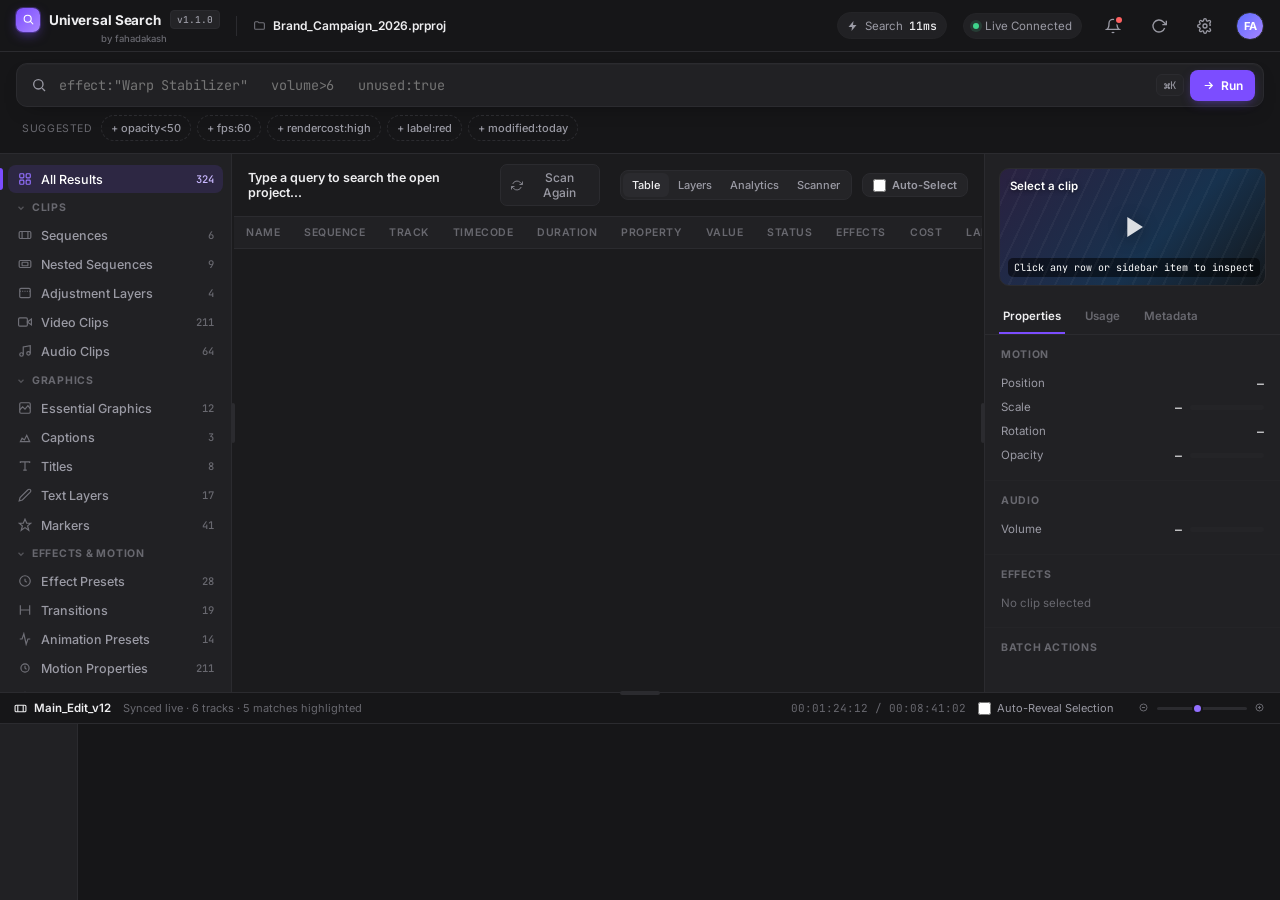
<file: index.html>
<!DOCTYPE html>
<html lang="en">

<head>
  <meta charset="UTF-8" />
  <title>Universal Search — Premiere Pro</title>
  <meta name="viewport" content="width=device-width, initial-scale=1" />
  <link rel="preconnect" href="https://fonts.googleapis.com">
  <link rel="preconnect" href="https://fonts.gstatic.com" crossorigin>
  <link
    href="https://fonts.googleapis.com/css2?family=Inter:wght@400;500;600;700;800&family=JetBrains+Mono:wght@400;500;600&display=swap"
    rel="stylesheet">
  <link rel="stylesheet" href="css/style.css">
</head>

<body>
  <div class="app">

    <!-- ===================== TOP BAR ===================== -->
    <header class="topbar">
      <div class="brand" style="display: flex; flex-direction: column; gap: 1px;">
        <div style="display: flex; align-items: center; gap: 9px;">
          <div class="brand-mark">
            <svg viewBox="0 0 24 24" fill="none">
              <circle cx="10.5" cy="10.5" r="6.5" stroke="white" stroke-width="2" />
              <path d="M20 20L15.2 15.2" stroke="white" stroke-width="2" stroke-linecap="round" />
            </svg>
          </div>
          <span class="brand-name">Universal Search</span>
          <span class="brand-ver"
            style="font-size: 9.5px; padding: 2px 6px; background: var(--border-soft); border: 1px solid var(--border); border-radius: 4px; color: var(--text-2); font-family: var(--font-mono); font-weight: 500;">v1.1.0</span>
        </div>
        <span style="font-size: 9.5px; color: var(--text-3); padding-left: 33px; font-weight: 500;">by fahadakash</span>
      </div>
      <div class="topbar-divider"></div>
      <div class="project-chip">
        <svg width="13" height="13" viewBox="0 0 24 24" fill="none" stroke="currentColor" stroke-width="2">
          <path d="M3 7a2 2 0 0 1 2-2h4l2 2h8a2 2 0 0 1 2 2v8a2 2 0 0 1-2 2H5a2 2 0 0 1-2-2V7z" />
        </svg>
        <b>Brand_Campaign_2026.prproj</b>
      </div>

      <div class="topbar-spacer"></div>

      <div class="stat-pill speed">
        <svg width="12" height="12" viewBox="0 0 24 24" fill="currentColor">
          <path d="M13 2L3 14h7l-1 8 10-12h-7l1-8z" />
        </svg>
        Search <b>11ms</b>
      </div>
      <div id="live-indicator" class="stat-pill">
        <span class="dot"></span> Live Connected
      </div>
      <!-- <div class="ws-switch">
        Editorial
        <svg width="11" height="11" viewBox="0 0 24 24" fill="none" stroke="currentColor" stroke-width="2.5">
          <path d="M6 9l6 6 6-6" />
        </svg>
      </div> -->


      <button id="help-toggle" class="icon-btn" title="Help"><svg width="16" height="16" viewBox="0 0 24 24" fill="none"
          stroke="currentColor" stroke-width="2">
          <path d="M18 8a6 6 0 10-12 0c0 7-3 9-3 9h18s-3-2-3-9" />
          <path d="M13.7 21a2 2 0 01-3.4 0" />
        </svg><span class="badge"></span></button>
      <button id="refresh-btn" class="icon-btn" title="Force Rescan"><svg width="16" height="16" viewBox="0 0 24 24"
          fill="none" stroke="currentColor" stroke-width="2">
          <path d="M23 4v6h-6" />
          <path d="M20.49 15a9 9 0 1 1-2.12-9.36L23 10" />
        </svg></button>
      <button class="icon-btn" title="Settings"><svg width="16" height="16" viewBox="0 0 24 24" fill="none"
          stroke="currentColor" stroke-width="2">
          <circle cx="12" cy="12" r="3" />
          <path
            d="M19.4 15a1.65 1.65 0 00.33 1.82l.06.06a2 2 0 11-2.83 2.83l-.06-.06a1.65 1.65 0 00-1.82-.33 1.65 1.65 0 00-1 1.51V21a2 2 0 01-4 0v-.09A1.65 1.65 0 009 19.4a1.65 1.65 0 00-1.82.33l-.06.06a2 2 0 11-2.83-2.83l.06-.06A1.65 1.65 0 004.6 15a1.65 1.65 0 00-1.51-1H3a2 2 0 010-4h.09A1.65 1.65 0 004.6 9a1.65 1.65 0 00-.33-1.82l-.06-.06a2 2 0 112.83-2.83l.06.06A1.65 1.65 0 009 4.6a1.65 1.65 0 001-1.51V3a2 2 0 014 0v.09a1.65 1.65 0 001 1.51 1.65 1.65 0 001.82-.33l.06-.06a2 2 0 112.83 2.83l-.06.06A1.65 1.65 0 0019.4 9c.14.36.22.75.22 1.15V10.85c.36 0 .75.08 1.15.22" />
        </svg></button>
      <div class="avatar">FA</div>
    </header>

    <!-- ===================== SEARCH BAND ===================== -->
    <div class="searchband">
      <div class="searchbar">
        <svg class="search-icon" width="16" height="16" viewBox="0 0 24 24" fill="none" stroke="currentColor"
          stroke-width="2">
          <circle cx="11" cy="11" r="7" />
          <path d="M21 21l-4.3-4.3" />
        </svg>
        <input id="query" type="text" class="query-display"
          placeholder="effect:&quot;Warp Stabilizer&quot;   volume>6   unused:true"
          style="background:transparent; border:none; color:var(--text-1); outline:none; font-family:var(--font-mono); font-size:13.5px;"
          autocomplete="off" spellcheck="false" />
        <div class="searchbar-actions">
          <span class="kbd">⌘K</span>
          <button class="btn-ai-run">
            <svg width="13" height="13" viewBox="0 0 24 24" fill="none" stroke="currentColor" stroke-width="2.2">
              <path d="M5 12h14M13 6l6 6-6 6" />
            </svg>
            Run
          </button>
        </div>
      </div>
      <!-- Custom Autocomplete Dropdown -->
      <div id="suggestions-box" class="hidden"></div>

      <div class="chip-row">
        <span class="label" id="active-label" style="display:none;">Active</span>
        <span id="active-chips-container"></span>
        <span class="sep" id="active-sep" style="display:none;"></span>
        <span class="label">Suggested</span>
        <span class="chip ghost">+ opacity&lt;50</span>
        <span class="chip ghost">+ fps:60</span>
        <span class="chip ghost">+ rendercost:high</span>
        <span class="chip ghost">+ label:red</span>
        <span class="chip ghost">+ modified:today</span>
      </div>
    </div>

    <!-- ===================== BODY ===================== -->
    <div class="body">

      <!-- SIDEBAR -->
      <aside class="sidebar">
        <div class="nav-item active">
          <svg width="14" height="14" viewBox="0 0 24 24" fill="none" stroke="currentColor" stroke-width="2">
            <rect x="3" y="3" width="7" height="7" rx="1.5" />
            <rect x="14" y="3" width="7" height="7" rx="1.5" />
            <rect x="3" y="14" width="7" height="7" rx="1.5" />
            <rect x="14" y="14" width="7" height="7" rx="1.5" />
          </svg>
          All Results <span class="cnt">324</span>
        </div>

        <div class="sec">
          <div class="sec-head" onclick="this.parentElement.classList.toggle('collapsed')">
            <svg class="chev" width="10" height="10" viewBox="0 0 24 24" fill="none" stroke="currentColor"
              stroke-width="3">
              <path d="M6 9l6 6 6-6" />
            </svg>
            Clips
          </div>
          <div class="sec-body">
            <div class="nav-item"><svg width="14" height="14" viewBox="0 0 24 24" fill="none" stroke="currentColor"
                stroke-width="2">
                <rect x="2" y="6" width="20" height="12" rx="2" />
                <path d="M7 6v12M17 6v12" />
              </svg>Sequences<span class="cnt">6</span></div>
            <div class="nav-item"><svg width="14" height="14" viewBox="0 0 24 24" fill="none" stroke="currentColor"
                stroke-width="2">
                <rect x="2" y="6" width="20" height="12" rx="2" />
                <rect x="7" y="9" width="10" height="6" rx="1" />
              </svg>Nested Sequences<span class="cnt">9</span></div>
            <div class="nav-item"><svg width="14" height="14" viewBox="0 0 24 24" fill="none" stroke="currentColor"
                stroke-width="2">
                <rect x="3" y="4" width="18" height="16" rx="2" />
                <path d="M3 9h18" stroke-dasharray="2 2" />
              </svg>Adjustment Layers<span class="cnt">4</span></div>
            <div class="nav-item"><svg width="14" height="14" viewBox="0 0 24 24" fill="none" stroke="currentColor"
                stroke-width="2">
                <path d="M23 7l-7 5 7 5V7z" />
                <rect x="1" y="5" width="15" height="14" rx="2" />
              </svg>Video Clips<span class="cnt">211</span></div>
            <div class="nav-item"><svg width="14" height="14" viewBox="0 0 24 24" fill="none" stroke="currentColor"
                stroke-width="2">
                <path d="M9 18V5l12-2v13" />
                <circle cx="6" cy="18" r="3" />
                <circle cx="18" cy="16" r="3" />
              </svg>Audio Clips<span class="cnt">64</span></div>
          </div>
        </div>

        <div class="sec">
          <div class="sec-head" onclick="this.parentElement.classList.toggle('collapsed')">
            <svg class="chev" width="10" height="10" viewBox="0 0 24 24" fill="none" stroke="currentColor"
              stroke-width="3">
              <path d="M6 9l6 6 6-6" />
            </svg>
            Graphics
          </div>
          <div class="sec-body">
            <div class="nav-item"><svg width="14" height="14" viewBox="0 0 24 24" fill="none" stroke="currentColor"
                stroke-width="2">
                <rect x="3" y="3" width="18" height="18" rx="2" />
                <path d="M3 15l5-5 4 4 5-6 4 5" />
              </svg>Essential Graphics<span class="cnt">12</span></div>
            <div class="nav-item"><svg width="14" height="14" viewBox="0 0 24 24" fill="none" stroke="currentColor"
                stroke-width="2">
                <path d="M4 20l3-6 4 3 4-8 5 11H4z" />
              </svg>Captions<span class="cnt">3</span></div>
            <div class="nav-item"><svg width="14" height="14" viewBox="0 0 24 24" fill="none" stroke="currentColor"
                stroke-width="2">
                <path d="M4 7V5h16v2M12 5v14M9 19h6" />
              </svg>Titles<span class="cnt">8</span></div>
            <div class="nav-item"><svg width="14" height="14" viewBox="0 0 24 24" fill="none" stroke="currentColor"
                stroke-width="2">
                <path d="M17 3a2.83 2.83 0 114 4L7.5 20.5 2 22l1.5-5.5L17 3z" />
              </svg>Text Layers<span class="cnt">17</span></div>
          </div>
        </div>

        <div class="nav-item"><svg width="14" height="14" viewBox="0 0 24 24" fill="none" stroke="currentColor"
            stroke-width="2">
            <path d="M12 2l3 7h7l-5.5 4.5L18.5 21 12 16.5 5.5 21l2-7.5L2 9h7z" />
          </svg>Markers<span class="cnt">41</span></div>

        <div class="sec">
          <div class="sec-head" onclick="this.parentElement.classList.toggle('collapsed')">
            <svg class="chev" width="10" height="10" viewBox="0 0 24 24" fill="none" stroke="currentColor"
              stroke-width="3">
              <path d="M6 9l6 6 6-6" />
            </svg>
            Effects &amp; Motion
          </div>
          <div class="sec-body">
            <div class="nav-item"><svg width="14" height="14" viewBox="0 0 24 24" fill="none" stroke="currentColor"
                stroke-width="2">
                <circle cx="12" cy="12" r="9" />
                <path d="M12 8v4l3 2" />
              </svg>Effect Presets<span class="cnt">28</span></div>
            <div class="nav-item"><svg width="14" height="14" viewBox="0 0 24 24" fill="none" stroke="currentColor"
                stroke-width="2">
                <path d="M4 4v16M4 12h16M20 4v16" />
              </svg>Transitions<span class="cnt">19</span></div>
            <div class="nav-item"><svg width="14" height="14" viewBox="0 0 24 24" fill="none" stroke="currentColor"
                stroke-width="2">
                <path d="M3 12h4l3-9 4 18 3-9h4" />
              </svg>Animation Presets<span class="cnt">14</span></div>
            <div class="nav-item"><svg width="14" height="14" viewBox="0 0 24 24" fill="none" stroke="currentColor"
                stroke-width="2">
                <path d="M5 12a7 7 0 1114 0 7 7 0 01-14 0z" />
                <path d="M12 8v4l2.5 2.5" />
              </svg>Motion Properties<span class="cnt">211</span></div>
            <div class="nav-item"><svg width="14" height="14" viewBox="0 0 24 24" fill="none" stroke="currentColor"
                stroke-width="2">
                <circle cx="5" cy="12" r="2" />
                <circle cx="12" cy="6" r="2" />
                <circle cx="19" cy="16" r="2" />
                <path d="M7 12h3M14 8l3 6" />
              </svg>Keyframes<span class="cnt">1.2k</span></div>
            <div class="nav-item"><svg width="14" height="14" viewBox="0 0 24 24" fill="none" stroke="currentColor"
                stroke-width="2">
                <path d="M3 10v4h4l5 5V5L7 10H3z" />
                <path d="M17 8a5 5 0 010 8" />
              </svg>Audio Effects<span class="cnt">36</span></div>
            <div class="nav-item"><svg width="14" height="14" viewBox="0 0 24 24" fill="none" stroke="currentColor"
                stroke-width="2">
                <circle cx="12" cy="12" r="4" />
                <path d="M12 2v3M12 19v3M2 12h3M19 12h3" />
              </svg>Lumetri<span class="cnt">52</span></div>
            <div class="nav-item"><svg width="14" height="14" viewBox="0 0 24 24" fill="none" stroke="currentColor"
                stroke-width="2">
                <rect x="3" y="3" width="7" height="7" rx="1" />
                <rect x="14" y="3" width="7" height="7" rx="1" />
                <rect x="3" y="14" width="7" height="7" rx="1" />
                <rect x="14" y="14" width="7" height="7" rx="1" />
              </svg>Color Labels<span class="cnt">7</span></div>
            <div class="nav-item"><svg width="14" height="14" viewBox="0 0 24 24" fill="none" stroke="currentColor"
                stroke-width="2">
                <path d="M6 3h9l5 5v13H6z" />
                <path d="M15 3v5h5" />
              </svg>Fonts<span class="cnt">11</span></div>
            <div class="nav-item"><svg width="14" height="14" viewBox="0 0 24 24" fill="none" stroke="currentColor"
                stroke-width="2">
                <circle cx="12" cy="12" r="9" />
              </svg>Colors<span class="cnt">23</span></div>
          </div>
        </div>

        <div class="sec collapsed">
          <div class="sec-head" onclick="this.parentElement.classList.toggle('collapsed')">
            <svg class="chev" width="10" height="10" viewBox="0 0 24 24" fill="none" stroke="currentColor"
              stroke-width="3">
              <path d="M6 9l6 6 6-6" />
            </svg>
            Assets
          </div>
          <div class="sec-body">
            <div class="nav-item"><svg width="14" height="14" viewBox="0 0 24 24" fill="none" stroke="currentColor"
                stroke-width="2">
                <path d="M13 2H6a2 2 0 00-2 2v16a2 2 0 002 2h12a2 2 0 002-2V9z" />
                <path d="M13 2v7h7" />
              </svg>Project Files<span class="cnt">890</span></div>
            <div class="nav-item"><svg width="14" height="14" viewBox="0 0 24 24" fill="none" stroke="currentColor"
                stroke-width="2">
                <path d="M3 7a2 2 0 012-2h4l2 2h8a2 2 0 012 2v8a2 2 0 01-2 2H5a2 2 0 01-2-2V7z" />
              </svg>Folders<span class="cnt">22</span></div>
            <div class="nav-item"><svg width="14" height="14" viewBox="0 0 24 24" fill="none" stroke="currentColor"
                stroke-width="2">
                <rect x="2" y="7" width="20" height="13" rx="2" />
                <path d="M7 7V5a2 2 0 012-2h6a2 2 0 012 2v2" />
              </svg>Bins<span class="cnt">15</span></div>
            <div class="nav-item"><svg width="14" height="14" viewBox="0 0 24 24" fill="none" stroke="currentColor"
                stroke-width="2">
                <path d="M12 9v4M12 17h.01" />
                <circle cx="12" cy="12" r="9" />
              </svg>Offline Media<span class="cnt" style="color:var(--red)">6</span></div>
            <div class="nav-item"><svg width="14" height="14" viewBox="0 0 24 24" fill="none" stroke="currentColor"
                stroke-width="2">
                <path d="M3 6h18M8 6V4h8v2M6 6l1 14h10l1-14" />
              </svg>Unused Media<span class="cnt">38</span></div>
            <div class="nav-item"><svg width="14" height="14" viewBox="0 0 24 24" fill="none" stroke="currentColor"
                stroke-width="2">
                <rect x="3" y="3" width="13" height="13" rx="2" />
                <rect x="8" y="8" width="13" height="13" rx="2" />
              </svg>Duplicate Assets<span class="cnt">14</span></div>
            <div class="nav-item"><svg width="14" height="14" viewBox="0 0 24 24" fill="none" stroke="currentColor"
                stroke-width="2">
                <path d="M6 3h9l5 5v13H6z" />
                <path d="M9 15l6-6M9 9l6 6" />
              </svg>Missing Fonts<span class="cnt" style="color:var(--amber)">2</span></div>
            <div class="nav-item"><svg width="14" height="14" viewBox="0 0 24 24" fill="none" stroke="currentColor"
                stroke-width="2">
                <rect x="3" y="6" width="15" height="12" rx="2" />
                <path d="M18 10l4-2v8l-4-2" />
              </svg>Proxies<span class="cnt">176</span></div>
          </div>
        </div>

        <div class="sec collapsed">
          <div class="sec-head" onclick="this.parentElement.classList.toggle('collapsed')">
            <svg class="chev" width="10" height="10" viewBox="0 0 24 24" fill="none" stroke="currentColor"
              stroke-width="3">
              <path d="M6 9l6 6 6-6" />
            </svg>
            Metadata
          </div>
          <div class="sec-body">
            <div class="nav-item"><svg width="14" height="14" viewBox="0 0 24 24" fill="none" stroke="currentColor"
                stroke-width="2">
                <rect x="2" y="6" width="15" height="12" rx="2" />
                <path d="M17 10l5-3v10l-5-3" />
              </svg>Camera Information</div>
            <div class="nav-item"><svg width="14" height="14" viewBox="0 0 24 24" fill="none" stroke="currentColor"
                stroke-width="2">
                <rect x="3" y="3" width="18" height="18" rx="2" />
              </svg>Resolution</div>
            <div class="nav-item"><svg width="14" height="14" viewBox="0 0 24 24" fill="none" stroke="currentColor"
                stroke-width="2">
                <circle cx="12" cy="12" r="9" />
                <path d="M12 7v5l3 2" />
              </svg>Frame Rate</div>
            <div class="nav-item"><svg width="14" height="14" viewBox="0 0 24 24" fill="none" stroke="currentColor"
                stroke-width="2">
                <rect x="4" y="4" width="16" height="16" rx="3" />
                <path d="M4 9h16" />
              </svg>Codecs</div>
            <div class="nav-item"><svg width="14" height="14" viewBox="0 0 24 24" fill="none" stroke="currentColor"
                stroke-width="2">
                <rect x="5" y="3" width="14" height="18" rx="2" />
              </svg>Aspect Ratio</div>
            <div class="nav-item"><svg width="14" height="14" viewBox="0 0 24 24" fill="none" stroke="currentColor"
                stroke-width="2">
                <path d="M21 15v4a2 2 0 01-2 2H5a2 2 0 01-2-2v-4M7 10l5 5 5-5M12 15V3" />
              </svg>Export Presets</div>
          </div>
        </div>

        <div class="sidebar-divider"></div>

        <div class="nav-item"><svg width="14" height="14" viewBox="0 0 24 24" fill="none" stroke="currentColor"
            stroke-width="2">
            <circle cx="12" cy="12" r="9" />
            <path d="M12 7v5l3 2" />
          </svg>Recent Searches</div>
        <div class="nav-item"><svg width="14" height="14" viewBox="0 0 24 24" fill="none" stroke="currentColor"
            stroke-width="2">
            <path d="M12 2l3 7h7l-5.5 4.5L18.5 21 12 16.5 5.5 21l2-7.5L2 9h7z" />
          </svg>Favorites</div>
        <div class="nav-item"><svg width="14" height="14" viewBox="0 0 24 24" fill="none" stroke="currentColor"
            stroke-width="2">
            <path d="M19 21l-7-5-7 5V5a2 2 0 012-2h10a2 2 0 012 2z" />
          </svg>Saved Queries<span class="cnt">6</span></div>
        <div class="nav-item"><svg width="14" height="14" viewBox="0 0 24 24" fill="none" stroke="currentColor"
            stroke-width="2">
            <path
              d="M21 16V8a2 2 0 00-1-1.73l-7-4a2 2 0 00-2 0l-7 4A2 2 0 003 8v8a2 2 0 001 1.73l7 4a2 2 0 002 0l7-4A2 2 0 0021 16z" />
            <path d="M3.27 6.96L12 12l8.73-5.04M12 22.08V12" />
          </svg>Smart Collections<span class="cnt">4</span></div>

        <div class="sidebar-divider"></div>

        <div class="nav-item"><svg width="14" height="14" viewBox="0 0 24 24" fill="none" stroke="currentColor"
            stroke-width="2">
            <path d="M3 3v18h18" />
            <path d="M7 15l4-6 4 3 5-8" />
          </svg>Project Analytics</div>
        <div class="nav-item"><svg width="14" height="14" viewBox="0 0 24 24" fill="none" stroke="currentColor"
            stroke-width="2">
            <path d="M13 2L3 14h7l-1 8 10-12h-7l1-8z" />
          </svg>Performance Scanner</div>
        <div class="nav-item"><svg width="14" height="14" viewBox="0 0 24 24" fill="none" stroke="currentColor"
            stroke-width="2">
            <path d="M22 12h-4l-3 9L9 3l-3 9H2" />
          </svg>Timeline Health<span class="cnt" style="color:var(--green)">92</span></div>
        <div class="nav-item"><svg width="14" height="14" viewBox="0 0 24 24" fill="none" stroke="currentColor"
            stroke-width="2">
            <circle cx="12" cy="12" r="3" />
            <path
              d="M19.4 15a1.65 1.65 0 00.33 1.82l.06.06a2 2 0 11-2.83 2.83l-.06-.06a1.65 1.65 0 00-1.82-.33 1.65 1.65 0 00-1 1.51V21a2 2 0 01-4 0v-.09A1.65 1.65 0 009 19.4a1.65 1.65 0 00-1.82.33l-.06.06a2 2 0 11-2.83-2.83l.06-.06A1.65 1.65 0 004.6 15a1.65 1.65 0 00-1.51-1H3a2 2 0 010-4h.09A1.65 1.65 0 004.6 9a1.65 1.65 0 00-.33-1.82l-.06-.06a2 2 0 112.83-2.83l.06.06A1.65 1.65 0 009 4.6a1.65 1.65 0 001-1.51V3a2 2 0 014 0v.09a1.65 1.65 0 001 1.51 1.65 1.65 0 001.82-.33l.06-.06a2 2 0 112.83 2.83l-.06.06A1.65 1.65 0 0019.4 9c.14.36.22.75.22 1.15" />
          </svg>Settings</div>
      </aside>

      <div class="panel-resizer" id="sidebar-resizer">
        <div class="panel-resizer-handle"></div>
      </div>

      <!-- CENTER TABLE -->
      <main class="center">
        <div class="center-toolbar">
          <div id="result-count" class="results-count">Type a query to search the open project...</div>
          <button id="btn-rescan" class="btn-rescan" title="Scan Project Again">
            <svg width="14" height="14" viewBox="0 0 24 24" fill="none" stroke="currentColor" stroke-width="2">
              <path d="M23 4v6h-6" />
              <path d="M1 20v-6h6" />
              <path d="M3.51 9a9 9 0 0114.85-3.36L23 10M1 14l4.64 4.36A9 9 0 0020.49 15" />
            </svg>
            Scan Again
          </button>
          <div class="spacer"></div>
          <div class="seg" id="view-seg">
            <button class="active" data-view="table">Table</button>
            <button data-view="layers">Layers</button>
            <button data-view="analytics">Analytics</button>
            <button data-view="scanner">Scanner</button>
          </div>
          <label class="auto-select-toggle" title="Auto-select matching clips on the timeline">
            <input type="checkbox" id="auto-select-chk" />
            <span class="auto-select-label">Auto-Select</span>
          </label>
        </div>

        <!-- Loading / Scanning bar -->
        <div id="scan-bar" class="scan-bar">
          <div class="scan-bar-fill"></div>
          <span class="scan-bar-text">Scanning project...</span>
        </div>

        <div class="table-scroll" id="table-view">
          <table class="results">
            <thead>
              <tr>
                <th>Name</th>
                <th>Sequence</th>
                <th>Track</th>
                <th>Timecode</th>
                <th>Duration</th>
                <th>Property</th>
                <th>Value</th>
                <th>Status</th>
                <th>Effects</th>
                <th>Cost</th>
                <th>Label</th>
                <th>Modified</th>
              </tr>
            </thead>
            <tbody id="results"></tbody>
          </table>
        </div>

        <!-- Layer Overview -->
        <div class="layer-overview hidden" id="layers-view">
          <div id="layer-list" class="layer-list"></div>
        </div>

        <!-- Analytics Dashboard -->
        <div class="analytics-dashboard hidden" id="analytics-view"></div>

        <!-- Performance Scanner -->
        <div class="scanner-dashboard hidden" id="scanner-view"></div>
      </main>

      <div class="panel-resizer" id="inspector-resizer">
        <div class="panel-resizer-handle"></div>
      </div>

      <!-- INSPECTOR -->
      <aside class="inspector" id="inspector-panel">
        <div class="thumb" id="insp-thumb">
          <span class="thumb-name" id="insp-thumb-name">Select a clip</span>
          <div class="play"><svg viewBox="0 0 24 24" fill="currentColor">
              <path d="M8 5v14l11-7z" />
            </svg></div>
          <span class="thumb-tag" id="insp-thumb-tag">Click any row or sidebar item to inspect</span>
        </div>

        <div class="insp-tabs">
          <button class="insp-tab active">Properties</button>
          <button class="insp-tab">Usage</button>
          <button class="insp-tab">Metadata</button>
        </div>

        <div class="insp-section" id="insp-motion">
          <div class="insp-section-title">Motion</div>
          <div class="prop-row"><span class="k">Position</span><span class="v">—</span></div>
          <div class="prop-row withmeter"><span class="k">Scale</span><span class="v">—<span class="meter"><i
                  style="width:0%"></i></span></span></div>
          <div class="prop-row"><span class="k">Rotation</span><span class="v">—</span></div>
          <div class="prop-row withmeter"><span class="k">Opacity</span><span class="v">—<span class="meter"><i
                  style="width:0%"></i></span></span></div>
        </div>

        <div class="insp-section" id="insp-audio">
          <div class="insp-section-title">Audio</div>
          <div class="prop-row withmeter"><span class="k">Volume</span><span class="v">—<span class="meter"><i
                  style="width:0%"></i></span></span></div>
        </div>

        <div class="insp-section" id="insp-effects">
          <div class="insp-section-title">Effects</div>
          <div class="prop-row"><span class="k" style="color:var(--text-3)">No clip selected</span></div>
        </div>

        <div class="insp-section hidden" id="insp-usage">
          <div class="insp-section-title">Usage</div>
          <div class="prop-row"><span class="k" style="color:var(--text-3)">Select a clip to see usage</span></div>
        </div>

        <div class="insp-section hidden" id="insp-metadata">
          <div class="insp-section-title">Metadata</div>
          <div class="prop-row"><span class="k" style="color:var(--text-3)">Select a clip to see metadata</span></div>
        </div>

        <div class="insp-section-title" style="padding:13px 16px 0">Batch Actions</div>
        <div id="batch-actions" class="batch-grid hidden">
          <button class="batch-btn primary" data-action="batch-edit" style="grid-column: span 2;"><svg width="14"
              height="14" viewBox="0 0 24 24" fill="none" stroke="currentColor" stroke-width="2">
              <path d="M12 20h9M16.5 3.5a2.121 2.121 0 013 3L7 19l-4 1 1-4L16.5 3.5z" />
            </svg>Batch Edit Property</button>
          <button class="batch-btn primary" data-action="select-all"><svg width="14" height="14" viewBox="0 0 24 24"
              fill="none" stroke="currentColor" stroke-width="2">
              <path d="M9 11l3 3L22 4" />
              <path d="M21 12v7a2 2 0 01-2 2H5a2 2 0 01-2-2V5a2 2 0 012-2h11" />
            </svg>Select All Matches</button>
          <button class="batch-btn" data-action="reveal-first"><svg width="14" height="14" viewBox="0 0 24 24"
              fill="none" stroke="currentColor" stroke-width="2">
              <path d="M11 21l1-1 3-3M4 4l16 16M14 6H8a4 4 0 000 8h1" />
            </svg>Reveal in Timeline</button>
          <button class="batch-btn" data-action="select-sequence"><svg width="14" height="14" viewBox="0 0 24 24"
              fill="none" stroke="currentColor" stroke-width="2">
              <rect x="2" y="6" width="20" height="12" rx="2" />
              <path d="M7 6v12M17 6v12" />
            </svg>Select in Current Seq</button>
          <button class="batch-btn" data-action="select-project"><svg width="14" height="14" viewBox="0 0 24 24"
              fill="none" stroke="currentColor" stroke-width="2">
              <path d="M12 2l3 7h7l-5.5 4.5L18.5 21 12 16.5 5.5 21l2-7.5L2 9h7z" />
            </svg>Select Project-wide</button>
          <!-- <button class="batch-btn" data-action="export" style="grid-column: span 2;"><svg width="14" height="14"
              viewBox="0 0 24 24" fill="none" stroke="currentColor" stroke-width="2">
              <path d="M21 15v4a2 2 0 01-2 2H5a2 2 0 01-2-2v-4M7 10l5 5 5-5M12 15V3" />
            </svg>Export CSV</button> -->
        </div>
      </aside>
    </div>

    <!-- ===================== TIMELINE ===================== -->
    <div class="timeline" id="timeline-container">
      <div class="tl-resizer" id="tl-resizer">
        <div class="tl-resizer-handle"></div>
      </div>
      <div class="tl-toolbar">
        <div class="title">
          <svg width="13" height="13" viewBox="0 0 24 24" fill="none" stroke="currentColor" stroke-width="2">
            <rect x="2" y="6" width="20" height="12" rx="2" />
            <path d="M7 6v12M17 6v12" />
          </svg>
          Main_Edit_v12
        </div>
        <span class="meta">Synced live · 6 tracks · 5 matches highlighted</span>
        <div class="spacer"></div>
        <span class="meta mono">00:01:24:12 / 00:08:41:02</span>
        <label class="auto-reveal-toggle"
          style="display: flex; align-items: center; gap: 6px; font-size: 11px; color: var(--text-2); cursor: pointer; margin-right: 12px; user-select: none;">
          <input type="checkbox" id="chk-auto-reveal" style="accent-color: var(--accent); margin: 0;">
          Auto-Reveal Selection
        </label>
        <div class="zoom">
          <svg id="zoom-out" style="cursor:pointer" width="12" height="12" viewBox="0 0 24 24" fill="none"
            stroke="currentColor" stroke-width="2">
            <circle cx="11" cy="11" r="7" />
            <path d="M8 11h6" />
          </svg>
          <div class="zoom-track"><i></i></div>
          <svg id="zoom-in" style="cursor:pointer" width="12" height="12" viewBox="0 0 24 24" fill="none"
            stroke="currentColor" stroke-width="2">
            <circle cx="11" cy="11" r="7" />
            <path d="M11 8v6M8 11h6" />
          </svg>
        </div>
      </div>

      <div class="tl-body">
        <div id="tl-gutter" class="tl-gutter"></div>
        <div id="timeline" class="tl-tracks"></div>
      </div>
    </div>

  </div>

  <script>
    // Inspector tabs
    document.querySelectorAll('.insp-tab').forEach(tab => {
      tab.addEventListener('click', () => {
        document.querySelectorAll('.insp-tab').forEach(t => t.classList.remove('active'));
        tab.classList.add('active');
      });
    });
  </script>

  <!-- ===================== COMMAND PALETTE ===================== -->
  <div id="command-palette" class="modal-overlay hidden">
    <div class="modal-content">
      <input type="text" id="cmd-input" placeholder="Type a command (Reveal, Proxy, Export, Toggle AI, Rename)..."
        autocomplete="off" />
      <ul id="cmd-list"></ul>
    </div>
  </div>

  <script src="js/CSInterface.js"></script>
  <script src="js/query-engine.js"></script>
  <script src="js/timeline.js"></script>
  <script src="js/main.js"></script>
</body>

</html>
</file>
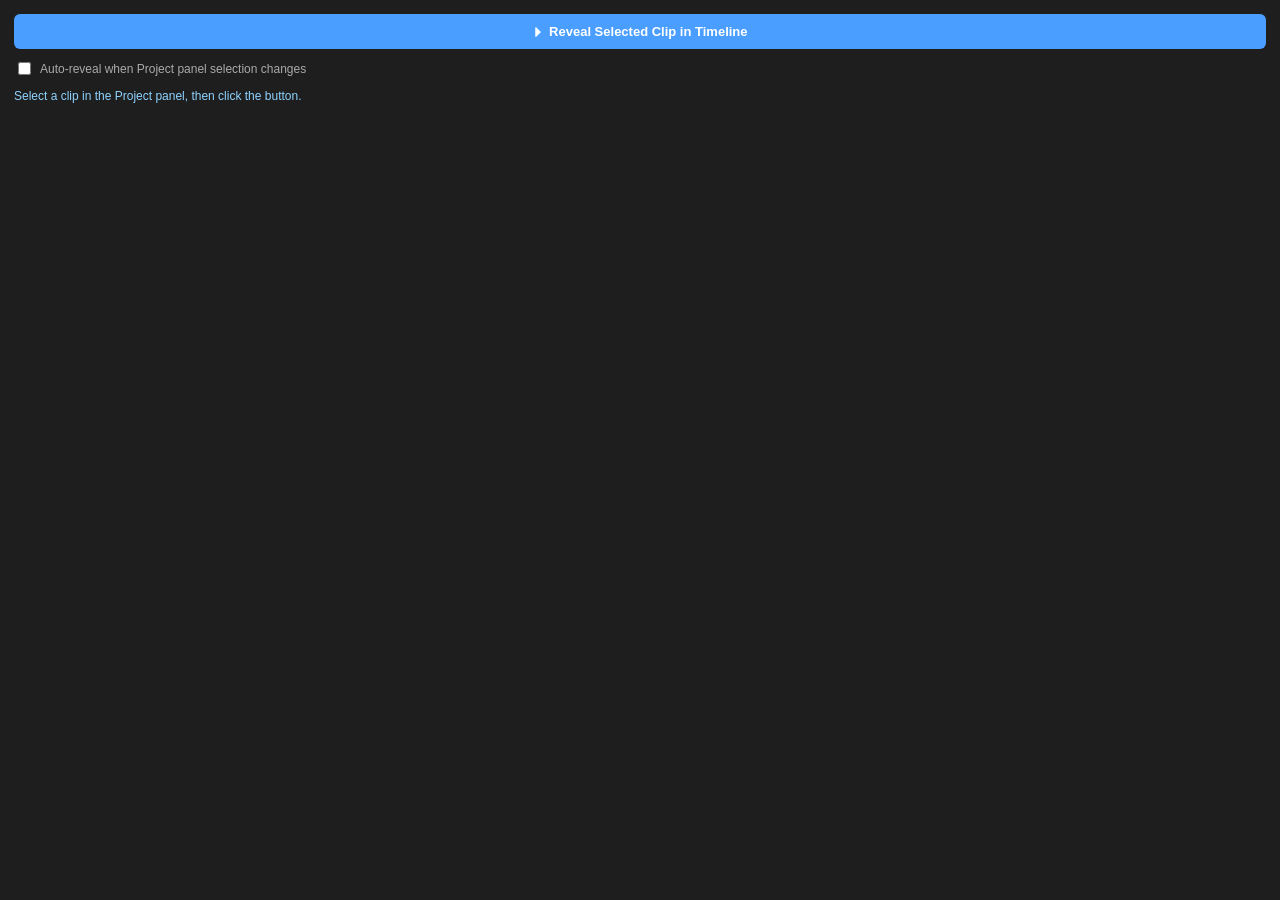
<file: reveal_timeline/index.html>
<!DOCTYPE html>
<html>
<head>
  <meta charset="utf-8" />
  <style>
    body {
      margin: 0;
      padding: 14px;
      font-family: -apple-system, "Segoe UI", sans-serif;
      background: #1e1e1e;
      color: #ddd;
    }
    button {
      width: 100%;
      padding: 10px;
      font-size: 13px;
      font-weight: 600;
      border: none;
      border-radius: 6px;
      background: #4a9eff;
      color: #fff;
      cursor: pointer;
    }
    button:active { background: #3a82d6; }
    .row {
      display: flex;
      align-items: center;
      gap: 6px;
      margin-top: 10px;
      font-size: 12px;
      color: #aaa;
    }
    #status {
      margin-top: 10px;
      font-size: 12px;
      min-height: 32px;
      line-height: 1.4;
      color: #8fd3ff;
    }
  </style>
</head>
<body>
  <button id="revealBtn">⏵ Reveal Selected Clip in Timeline</button>

  <div class="row">
    <input type="checkbox" id="autoToggle" />
    <label for="autoToggle">Auto-reveal when Project panel selection changes</label>
  </div>

  <div id="status">Select a clip in the Project panel, then click the button.</div>

  <script src="./index.js"></script>
</body>
</html>
</file>
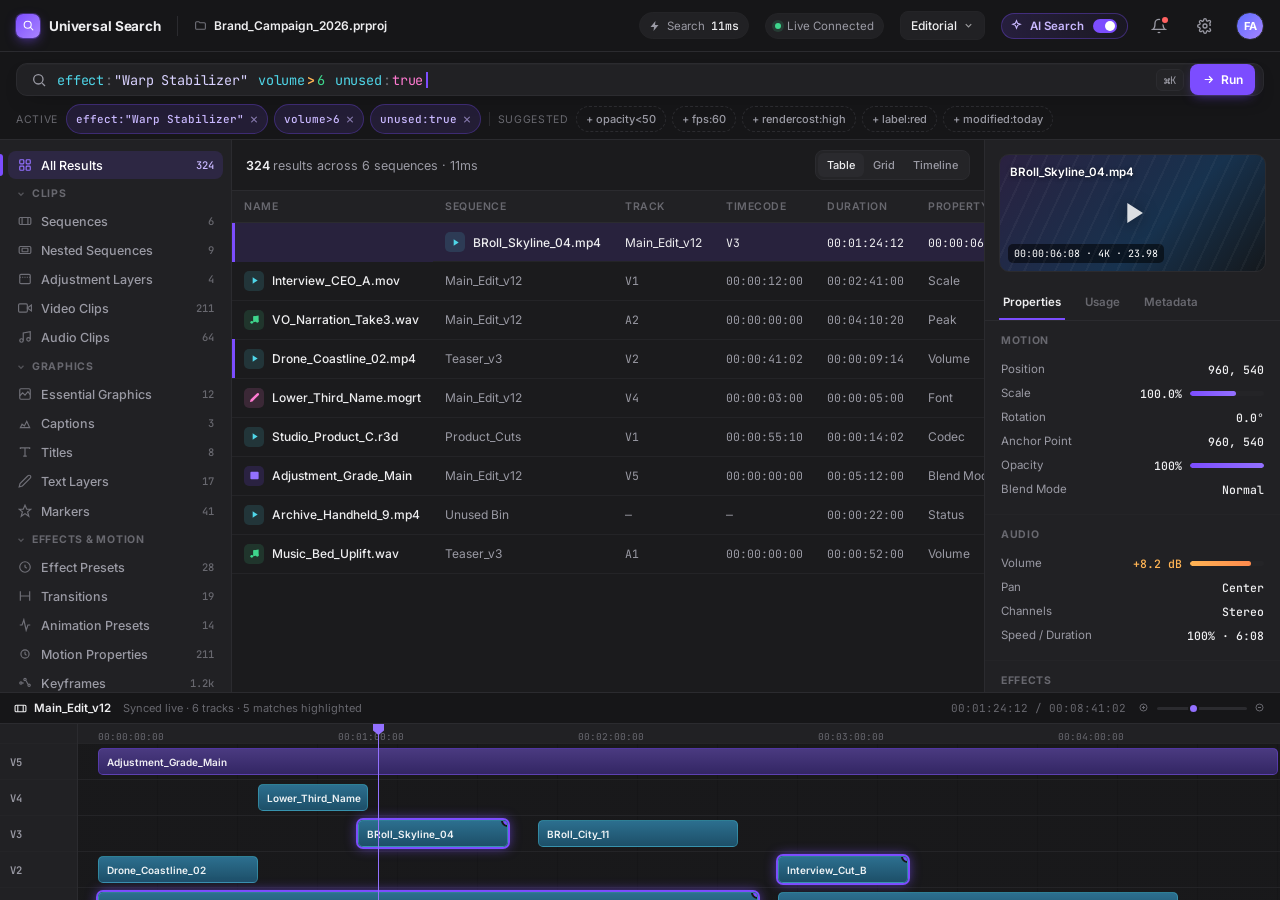
<file: universal-search-ui.html>
<!DOCTYPE html>
<html lang="en">
<head>
<meta charset="UTF-8" />
<title>Universal Search — Premiere Pro</title>
<meta name="viewport" content="width=device-width, initial-scale=1" />
<link rel="preconnect" href="https://fonts.googleapis.com">
<link rel="preconnect" href="https://fonts.gstatic.com" crossorigin>
<link href="https://fonts.googleapis.com/css2?family=Inter:wght@400;500;600;700;800&family=JetBrains+Mono:wght@400;500;600&display=swap" rel="stylesheet">
<style>
  :root{
    --bg:#1b1b1d;
    --bg-panel:#212124;
    --bg-panel-2:#242427;
    --bg-header:#161618;
    --bg-hover:#2a2a2e;
    --bg-selected: rgba(124,77,255,0.14);
    --border:#2b2b2f;
    --border-soft:#242427;
    --text-1:#eeeef0;
    --text-2:#9a9aa4;
    --text-3:#68686f;
    --accent:#7c4dff;
    --accent-hover:#9370ff;
    --accent-soft: rgba(124,77,255,0.13);
    --accent-soft-2: rgba(124,77,255,0.24);
    --green:#3ed68c;
    --amber:#ffb454;
    --red:#ff6161;
    --cyan:#4fd6e8;
    --pink:#ff7ad1;
    --font-ui: 'Inter', -apple-system, BlinkMacSystemFont, sans-serif;
    --font-mono: 'JetBrains Mono', ui-monospace, monospace;
    --radius: 11px;
    --radius-sm: 7px;
  }

  *{ box-sizing:border-box; }
  html,body{ height:100%; }
  body{
    margin:0;
    background: var(--bg);
    color: var(--text-1);
    font-family: var(--font-ui);
    font-size:13px;
    -webkit-font-smoothing:antialiased;
    overflow:hidden;
  }

  ::-webkit-scrollbar{ width:9px; height:9px; }
  ::-webkit-scrollbar-track{ background:transparent; }
  ::-webkit-scrollbar-thumb{ background:#38383d; border-radius:20px; border:2px solid var(--bg-panel); }
  ::-webkit-scrollbar-thumb:hover{ background:#48484f; }

  @media (prefers-reduced-motion: reduce){
    *{ animation-duration:0.001ms !important; transition-duration:0.001ms !important; }
  }

  .app{
    display:grid;
    grid-template-rows: 52px 88px 1fr 208px;
    height:100vh;
    width:100vw;
  }

  button{ font-family:inherit; cursor:pointer; }
  input{ font-family:inherit; }

  /* ============ TOP BAR ============ */
  .topbar{
    background: var(--bg-header);
    border-bottom:1px solid var(--border);
    display:flex;
    align-items:center;
    padding:0 16px;
    gap:16px;
    animation: fadeDown .5s ease both;
  }
  @keyframes fadeDown{ from{ opacity:0; transform:translateY(-6px);} to{opacity:1; transform:none;} }

  .brand{ display:flex; align-items:center; gap:9px; }
  .brand-mark{
    width:24px; height:24px; border-radius:7px;
    background: linear-gradient(135deg, var(--accent), #a985ff);
    display:flex; align-items:center; justify-content:center;
    box-shadow: 0 0 0 1px rgba(124,77,255,0.35), 0 4px 12px -2px rgba(124,77,255,0.55);
    flex-shrink:0;
  }
  .brand-mark svg{ width:13px; height:13px; }
  .brand-name{ font-weight:700; font-size:13.5px; letter-spacing:-0.01em; white-space:nowrap; }

  .topbar-divider{ width:1px; height:20px; background:var(--border); flex-shrink:0; }

  .project-chip{
    display:flex; align-items:center; gap:7px;
    color:var(--text-2); font-size:12px; white-space:nowrap;
    overflow:hidden; text-overflow:ellipsis;
  }
  .project-chip b{ color:var(--text-1); font-weight:600; }
  .project-chip svg{ flex-shrink:0; opacity:.7; }

  .topbar-spacer{ flex:1; }

  .stat-pill{
    display:flex; align-items:center; gap:6px;
    font-size:11.5px; color:var(--text-2);
    padding:5px 9px; border-radius:20px;
    background:var(--bg-panel);
    border:1px solid var(--border-soft);
    white-space:nowrap;
  }
  .stat-pill .dot{ width:6px; height:6px; border-radius:50%; background:var(--green); box-shadow:0 0 0 3px rgba(62,214,140,0.15); animation:pulse 2s infinite; }
  @keyframes pulse{ 0%,100%{opacity:1;} 50%{opacity:.45;} }
  .stat-pill.speed b{ color:var(--text-1); font-family:var(--font-mono); font-weight:500; }

  .ws-switch{
    display:flex; align-items:center; gap:6px;
    font-size:12px; font-weight:500; color:var(--text-1);
    padding:6px 10px; border-radius:8px;
    background:var(--bg-panel); border:1px solid var(--border-soft);
  }
  .ws-switch svg{ opacity:.6; }

  .icon-btn{
    width:30px; height:30px; border-radius:8px;
    display:flex; align-items:center; justify-content:center;
    background:transparent; border:1px solid transparent;
    color:var(--text-2);
    position:relative;
    transition: background .15s, color .15s;
  }
  .icon-btn:hover{ background:var(--bg-hover); color:var(--text-1); }
  .icon-btn .badge{
    position:absolute; top:5px; right:5px;
    width:6px; height:6px; border-radius:50%;
    background:var(--red); box-shadow:0 0 0 2px var(--bg-header);
  }

  .ai-toggle{
    display:flex; align-items:center; gap:7px;
    padding:5px 10px 5px 8px; border-radius:20px;
    background: linear-gradient(90deg, rgba(124,77,255,0.16), rgba(124,77,255,0.05));
    border:1px solid rgba(124,77,255,0.35);
    font-size:11.5px; font-weight:600; color:#c9b8ff;
  }
  .ai-toggle svg{ width:13px; height:13px; }
  .ai-toggle .switch{ width:24px; height:14px; border-radius:20px; background:var(--accent); position:relative; margin-left:2px; }
  .ai-toggle .switch::after{ content:''; position:absolute; width:10px; height:10px; border-radius:50%; background:#fff; top:2px; right:2px; }

  .avatar{
    width:28px; height:28px; border-radius:50%;
    background: linear-gradient(135deg,#5b6cff,#a985ff);
    display:flex; align-items:center; justify-content:center;
    font-size:11px; font-weight:700; color:#fff;
    border:1.5px solid var(--border);
  }

  /* ============ SEARCH BAND ============ */
  .searchband{
    background: var(--bg-header);
    border-bottom:1px solid var(--border);
    padding:11px 16px 12px;
    display:flex; flex-direction:column; gap:8px;
    animation: fadeDown .55s ease .05s both;
  }

  .searchbar{
    height:44px;
    background: var(--bg-panel);
    border:1px solid var(--border);
    border-radius: var(--radius);
    display:flex; align-items:center;
    padding:0 8px 0 14px;
    gap:10px;
    box-shadow: 0 1px 0 rgba(255,255,255,0.02) inset, 0 8px 20px -12px rgba(0,0,0,0.5);
    transition: border-color .15s, box-shadow .15s;
  }
  .searchbar:focus-within{
    border-color: rgba(124,77,255,0.55);
    box-shadow: 0 0 0 3px var(--accent-soft), 0 8px 20px -12px rgba(0,0,0,0.5);
  }
  .searchbar svg.search-icon{ color:var(--text-2); flex-shrink:0; }

  .query-display{
    flex:1; font-family:var(--font-mono); font-size:13.5px;
    display:flex; align-items:center; gap:1px; white-space:nowrap;
    overflow:hidden;
    letter-spacing:-0.01em;
  }
  .tok-field{ color:var(--cyan); }
  .tok-colon{ color:var(--text-3); }
  .tok-string{ color:#d9d2ff; }
  .tok-op{ color:var(--amber); font-weight:700; margin:0 1px; }
  .tok-num{ color:var(--green); }
  .tok-bool{ color:var(--pink); }
  .tok-space{ width:8px; flex-shrink:0; }
  .caret{ width:1.5px; height:16px; background:var(--accent); margin-left:2px; animation:blink 1s step-end infinite; }
  @keyframes blink{ 0%,49%{opacity:1;} 50%,100%{opacity:0;} }

  .searchbar-actions{ display:flex; align-items:center; gap:6px; flex-shrink:0; }
  .kbd{
    font-family:var(--font-mono); font-size:10.5px; color:var(--text-2);
    background:var(--bg-panel-2); border:1px solid var(--border);
    padding:3px 7px; border-radius:6px;
  }
  .btn-ai-run{
    display:flex; align-items:center; gap:6px;
    background:var(--accent); color:#fff; font-weight:600; font-size:12px;
    border:none; padding:8px 12px; border-radius:8px;
    box-shadow: 0 4px 12px -4px rgba(124,77,255,0.6);
  }
  .btn-ai-run:hover{ background:var(--accent-hover); }

  .chip-row{ display:flex; align-items:center; gap:6px; flex-wrap:wrap; }
  .chip{
    display:flex; align-items:center; gap:6px;
    font-size:11px; padding:5px 9px; border-radius:20px;
    background:var(--accent-soft); color:#c9b8ff; border:1px solid rgba(124,77,255,0.3);
    font-family:var(--font-mono); font-weight:500;
  }
  .chip button{ background:none; border:none; color:#c9b8ff; opacity:.6; padding:0; display:flex; }
  .chip button:hover{ opacity:1; }
  .chip.ghost{
    background:transparent; color:var(--text-2); border:1px dashed var(--border);
    font-family:var(--font-ui);
  }
  .chip.ghost:hover{ border-color:var(--text-3); color:var(--text-1); }
  .chip-row .sep{ width:1px; height:14px; background:var(--border); margin:0 2px; }
  .chip-row .label{ font-size:10.5px; color:var(--text-3); text-transform:uppercase; letter-spacing:.06em; margin-right:2px; }

  /* ============ BODY GRID ============ */
  .body{
    display:grid;
    grid-template-columns: 232px 1fr 296px;
    overflow:hidden;
  }

  /* ---- Sidebar ---- */
  .sidebar{
    background:var(--bg-panel);
    border-right:1px solid var(--border);
    overflow-y:auto;
    padding:10px 8px 20px;
    animation: fadeRight .5s ease .05s both;
  }
  @keyframes fadeRight{ from{opacity:0; transform:translateX(-6px);} to{opacity:1; transform:none;} }

  .sec{ margin-bottom:2px; }
  .sec-head{
    display:flex; align-items:center; gap:6px;
    padding:7px 8px 6px; cursor:pointer;
    color:var(--text-3); font-size:10.5px; font-weight:700;
    text-transform:uppercase; letter-spacing:.07em;
    user-select:none;
  }
  .sec-head svg.chev{ transition: transform .15s; opacity:.7; }
  .sec.collapsed .sec-head svg.chev{ transform: rotate(-90deg); }
  .sec.collapsed .sec-body{ display:none; }

  .nav-item{
    display:flex; align-items:center; gap:9px;
    padding:6.5px 9px 6.5px 10px; border-radius:8px;
    color:var(--text-2); font-size:12.5px; font-weight:500;
    cursor:pointer; position:relative;
    margin:1px 0;
  }
  .nav-item svg{ opacity:.65; flex-shrink:0; }
  .nav-item:hover{ background:var(--bg-hover); color:var(--text-1); }
  .nav-item .cnt{ margin-left:auto; font-size:10.5px; color:var(--text-3); font-family:var(--font-mono); }
  .nav-item.active{
    background: var(--bg-selected); color:#fff;
  }
  .nav-item.active svg{ opacity:1; color:var(--accent-hover); }
  .nav-item.active .cnt{ color:#c9b8ff; }
  .nav-item.active::before{
    content:''; position:absolute; left:-8px; top:3px; bottom:3px; width:3px;
    background:var(--accent); border-radius:0 4px 4px 0;
  }
  .sidebar-divider{ height:1px; background:var(--border-soft); margin:8px 4px; }

  /* ---- Center table ---- */
  .center{
    display:flex; flex-direction:column;
    overflow:hidden;
    animation: fadeUp .5s ease .1s both;
  }
  @keyframes fadeUp{ from{opacity:0; transform:translateY(8px);} to{opacity:1; transform:none;} }

  .center-toolbar{
    display:flex; align-items:center; gap:10px;
    padding:10px 14px; border-bottom:1px solid var(--border);
    flex-shrink:0;
  }
  .results-count{ font-size:12.5px; font-weight:600; }
  .results-count span{ color:var(--text-2); font-weight:400; }
  .center-toolbar .spacer{ flex:1; }
  .seg{ display:flex; background:var(--bg-panel-2); border:1px solid var(--border); border-radius:8px; padding:2px; }
  .seg button{ background:none; border:none; color:var(--text-2); font-size:11px; font-weight:500; padding:5px 9px; border-radius:6px; }
  .seg button.active{ background:var(--bg-hover); color:var(--text-1); }

  .table-scroll{ flex:1; overflow:auto; }
  table.results{ width:100%; border-collapse:collapse; font-size:12px; }
  table.results thead th{
    position:sticky; top:0; z-index:2;
    background:var(--bg-panel); text-align:left;
    color:var(--text-3); font-weight:600; font-size:10.5px;
    text-transform:uppercase; letter-spacing:.05em;
    padding:9px 12px; border-bottom:1px solid var(--border);
    white-space:nowrap;
  }
  table.results tbody td{
    padding:9px 12px; border-bottom:1px solid var(--border-soft);
    white-space:nowrap; color:var(--text-2);
  }
  table.results tbody tr{ cursor:pointer; position:relative; transition: background .1s; }
  table.results tbody tr:hover{ background:var(--bg-hover); }
  table.results tbody tr.selected{ background:var(--bg-selected); }
  table.results tbody tr.selected td{ color:var(--text-1); }
  table.results tbody tr.selected::before{
    content:''; position:absolute; left:0; top:0; bottom:0; width:2.5px; background:var(--accent);
  }
  .cell-name{ display:flex; align-items:center; gap:8px; color:var(--text-1); font-weight:500; }
  .type-ico{ width:20px; height:20px; border-radius:5px; display:flex; align-items:center; justify-content:center; flex-shrink:0; }
  .type-ico.video{ background:rgba(79,214,232,0.14); color:var(--cyan); }
  .type-ico.audio{ background:rgba(62,214,140,0.14); color:var(--green); }
  .type-ico.gfx{ background:rgba(255,122,209,0.14); color:var(--pink); }
  .type-ico.adj{ background:rgba(124,77,255,0.16); color:var(--accent-hover); }
  .mono{ font-family:var(--font-mono); font-size:11.5px; color:var(--text-2); }
  .tag{ display:inline-flex; align-items:center; gap:5px; font-size:10.5px; padding:3px 7px; border-radius:5px; font-weight:600; }
  .tag.online{ background:rgba(62,214,140,0.14); color:var(--green); }
  .tag.offline{ background:rgba(255,97,97,0.14); color:var(--red); }
  .tag.proxy{ background:rgba(255,180,84,0.14); color:var(--amber); }
  .cost{ display:flex; align-items:center; gap:5px; }
  .cost-dot{ width:6px; height:6px; border-radius:50%; }
  .cost.low .cost-dot{ background:var(--green); } .cost.low{ color:var(--green); }
  .cost.med .cost-dot{ background:var(--amber); } .cost.med{ color:var(--amber); }
  .cost.high .cost-dot{ background:var(--red); } .cost.high{ color:var(--red); }
  .lbl-dot{ width:9px; height:9px; border-radius:3px; display:inline-block; }
  .fx-chip{ font-size:10px; background:var(--bg-panel-2); border:1px solid var(--border); color:var(--text-2); padding:2px 6px; border-radius:5px; margin-right:3px; }
  .match-glow{ box-shadow: inset 3px 0 0 var(--accent); }

  /* ---- Inspector ---- */
  .inspector{
    background:var(--bg-panel);
    border-left:1px solid var(--border);
    overflow-y:auto;
    animation: fadeLeft .5s ease .1s both;
  }
  @keyframes fadeLeft{ from{opacity:0; transform:translateX(6px);} to{opacity:1; transform:none;} }

  .thumb{
    margin:14px; height:118px; border-radius:10px;
    background: linear-gradient(135deg, #2a2140, #17324e 60%, #14181c);
    position:relative; overflow:hidden;
    border:1px solid var(--border);
  }
  .thumb::after{
    content:''; position:absolute; inset:0;
    background: repeating-linear-gradient(115deg, rgba(255,255,255,0.035) 0 2px, transparent 2px 14px);
  }
  .thumb .play{
    position:absolute; inset:0; display:flex; align-items:center; justify-content:center;
  }
  .thumb .play svg{ width:34px; height:34px; color:rgba(255,255,255,0.85); filter:drop-shadow(0 2px 8px rgba(0,0,0,.5)); }
  .thumb .thumb-tag{
    position:absolute; left:8px; bottom:8px; font-size:10px; font-family:var(--font-mono);
    background:rgba(0,0,0,0.55); padding:3px 6px; border-radius:5px; color:#fff;
  }
  .thumb .thumb-name{ position:absolute; left:10px; top:10px; font-size:11.5px; font-weight:600; color:#fff; text-shadow:0 1px 4px rgba(0,0,0,.6); }

  .insp-tabs{ display:flex; gap:2px; padding:0 14px; border-bottom:1px solid var(--border); }
  .insp-tab{ background:none; border:none; color:var(--text-3); font-size:11.5px; font-weight:600; padding:9px 4px; margin-right:14px; border-bottom:2px solid transparent; }
  .insp-tab.active{ color:var(--text-1); border-bottom-color:var(--accent); }

  .insp-section{ padding:13px 16px; border-bottom:1px solid var(--border-soft); }
  .insp-section-title{ font-size:10.5px; font-weight:700; text-transform:uppercase; letter-spacing:.06em; color:var(--text-3); margin-bottom:10px; }
  .prop-row{ display:flex; align-items:center; justify-content:space-between; padding:4.5px 0; }
  .prop-row .k{ color:var(--text-2); font-size:11.5px; }
  .prop-row .v{ color:var(--text-1); font-size:11.5px; font-family:var(--font-mono); font-weight:500; }
  .meter{ width:74px; height:5px; border-radius:3px; background:var(--bg-panel-2); overflow:hidden; margin-left:8px; }
  .meter i{ display:block; height:100%; background:linear-gradient(90deg, var(--accent), var(--accent-hover)); border-radius:3px; }
  .prop-row.withmeter .v{ display:flex; align-items:center; }

  .swatch-row{ display:flex; gap:6px; margin-top:2px; }
  .swatch{ width:22px; height:22px; border-radius:6px; border:1px solid rgba(255,255,255,0.08); }

  .usage-item{ display:flex; align-items:center; justify-content:space-between; padding:6px 0; font-size:11.5px; }
  .usage-item .name{ color:var(--text-1); font-weight:500; }
  .usage-item .count{ color:var(--text-3); font-family:var(--font-mono); font-size:10.5px; }

  .batch-grid{ display:grid; grid-template-columns:1fr 1fr; gap:7px; padding:13px 16px 16px; }
  .batch-btn{
    display:flex; flex-direction:column; align-items:flex-start; gap:7px;
    background:var(--bg-panel-2); border:1px solid var(--border);
    border-radius:9px; padding:9px 10px; color:var(--text-1);
    font-size:11px; font-weight:500; text-align:left;
  }
  .batch-btn svg{ color:var(--accent-hover); }
  .batch-btn:hover{ border-color:rgba(124,77,255,0.45); background:var(--accent-soft); }
  .batch-btn.primary{ background:var(--accent); border-color:var(--accent); color:#fff; }
  .batch-btn.primary svg{ color:#fff; }
  .batch-btn.primary:hover{ background:var(--accent-hover); }

  /* ---- Timeline ---- */
  .timeline{
    background:var(--bg-header);
    border-top:1px solid var(--border);
    display:flex; flex-direction:column;
    animation: fadeUp .5s ease .15s both;
  }
  .tl-toolbar{
    display:flex; align-items:center; gap:12px;
    padding:8px 14px; border-bottom:1px solid var(--border); flex-shrink:0;
  }
  .tl-toolbar .title{ font-size:11.5px; font-weight:600; color:var(--text-1); display:flex; align-items:center; gap:7px; }
  .tl-toolbar .meta{ font-size:11px; color:var(--text-3); }
  .tl-toolbar .spacer{ flex:1; }
  .zoom{ display:flex; align-items:center; gap:7px; color:var(--text-3); }
  .zoom-track{ width:90px; height:3px; background:var(--border); border-radius:3px; position:relative; }
  .zoom-track i{ position:absolute; left:0; top:-4px; width:11px; height:11px; border-radius:50%; background:var(--accent-hover); border:2px solid var(--bg-header); left:34%; }

  .tl-body{ flex:1; display:flex; overflow:hidden; position:relative; }
  .tl-gutter{ width:78px; flex-shrink:0; background:var(--bg-panel); border-right:1px solid var(--border); }
  .tl-track-label{ height:36px; display:flex; align-items:center; padding:0 10px; font-size:10.5px; font-weight:600; color:var(--text-2); border-bottom:1px solid var(--border-soft); font-family:var(--font-mono); }
  .tl-track-label.audio{ color:var(--green); }

  .tl-tracks{ flex:1; overflow-x:auto; overflow-y:hidden; position:relative; }
  .tl-ruler{ height:20px; border-bottom:1px solid var(--border-soft); position:relative; background:var(--bg-panel); }
  .tl-ruler .tick{ position:absolute; top:6px; font-size:9.5px; font-family:var(--font-mono); color:var(--text-3); }

  .tl-row{ height:36px; position:relative; border-bottom:1px solid var(--border-soft); background: repeating-linear-gradient(90deg, rgba(255,255,255,0.012) 0 79px, transparent 79px 80px); }
  .clip-block{
    position:absolute; top:4px; bottom:4px; border-radius:5px;
    display:flex; align-items:center; padding:0 8px; overflow:hidden;
    font-size:10px; font-weight:600; color:rgba(255,255,255,0.92); white-space:nowrap;
  }
  .clip-block.v{ background:linear-gradient(180deg,#2c6f8f,#1d4f68); border:1px solid rgba(79,214,232,0.35); }
  .clip-block.a{ background:linear-gradient(180deg,#22593f,#173e2c); border:1px solid rgba(62,214,140,0.35); }
  .clip-block.adj{ background:linear-gradient(180deg,#4a3a80,#332664); border:1px solid rgba(124,77,255,0.4); }
  .clip-block.match{
    box-shadow: 0 0 0 2px var(--accent), 0 0 12px 1px rgba(124,77,255,0.65);
  }
  .clip-block.match::after{
    content:''; position:absolute; top:-5px; right:-5px; width:9px; height:9px; border-radius:50%;
    background:var(--accent); box-shadow:0 0 0 2px var(--bg-header);
  }

  .playhead{ position:absolute; top:0; bottom:0; width:1px; background:var(--accent-hover); z-index:5; }
  .playhead::before{
    content:''; position:absolute; top:0; left:-5px; width:11px; height:11px;
    background:var(--accent-hover); clip-path: polygon(0 0, 100% 0, 100% 60%, 50% 100%, 0 60%);
  }
</style>
</head>
<body>
<div class="app">

  <!-- ===================== TOP BAR ===================== -->
  <header class="topbar">
    <div class="brand">
      <div class="brand-mark">
        <svg viewBox="0 0 24 24" fill="none"><circle cx="10.5" cy="10.5" r="6.5" stroke="white" stroke-width="2"/><path d="M20 20L15.2 15.2" stroke="white" stroke-width="2" stroke-linecap="round"/></svg>
      </div>
      <span class="brand-name">Universal Search</span>
    </div>
    <div class="topbar-divider"></div>
    <div class="project-chip">
      <svg width="13" height="13" viewBox="0 0 24 24" fill="none" stroke="currentColor" stroke-width="2"><path d="M3 7a2 2 0 0 1 2-2h4l2 2h8a2 2 0 0 1 2 2v8a2 2 0 0 1-2 2H5a2 2 0 0 1-2-2V7z"/></svg>
      <b>Brand_Campaign_2026.prproj</b>
    </div>

    <div class="topbar-spacer"></div>

    <div class="stat-pill speed">
      <svg width="12" height="12" viewBox="0 0 24 24" fill="currentColor"><path d="M13 2L3 14h7l-1 8 10-12h-7l1-8z"/></svg>
      Search <b>11ms</b>
    </div>
    <div class="stat-pill">
      <span class="dot"></span> Live Connected
    </div>
    <div class="ws-switch">
      Editorial
      <svg width="11" height="11" viewBox="0 0 24 24" fill="none" stroke="currentColor" stroke-width="2.5"><path d="M6 9l6 6 6-6"/></svg>
    </div>

    <div class="ai-toggle">
      <svg viewBox="0 0 24 24" fill="none" stroke="currentColor" stroke-width="2"><path d="M12 3l1.9 4.9L19 9.8l-4.9 1.9L12 17l-2.1-5.3L5 9.8l4.9-1.9L12 3z"/></svg>
      AI Search
      <div class="switch"></div>
    </div>

    <button class="icon-btn"><svg width="16" height="16" viewBox="0 0 24 24" fill="none" stroke="currentColor" stroke-width="2"><path d="M18 8a6 6 0 10-12 0c0 7-3 9-3 9h18s-3-2-3-9"/><path d="M13.7 21a2 2 0 01-3.4 0"/></svg><span class="badge"></span></button>
    <button class="icon-btn"><svg width="16" height="16" viewBox="0 0 24 24" fill="none" stroke="currentColor" stroke-width="2"><circle cx="12" cy="12" r="3"/><path d="M19.4 15a1.65 1.65 0 00.33 1.82l.06.06a2 2 0 11-2.83 2.83l-.06-.06a1.65 1.65 0 00-1.82-.33 1.65 1.65 0 00-1 1.51V21a2 2 0 01-4 0v-.09A1.65 1.65 0 009 19.4a1.65 1.65 0 00-1.82.33l-.06.06a2 2 0 11-2.83-2.83l.06-.06A1.65 1.65 0 004.6 15a1.65 1.65 0 00-1.51-1H3a2 2 0 010-4h.09A1.65 1.65 0 004.6 9a1.65 1.65 0 00-.33-1.82l-.06-.06a2 2 0 112.83-2.83l.06.06A1.65 1.65 0 009 4.6a1.65 1.65 0 001-1.51V3a2 2 0 014 0v.09a1.65 1.65 0 001 1.51 1.65 1.65 0 001.82-.33l.06-.06a2 2 0 112.83 2.83l-.06.06A1.65 1.65 0 0019.4 9c.14.36.22.75.22 1.15V10.85c.36 0 .75.08 1.15.22"/></svg></button>
    <div class="avatar">FA</div>
  </header>

  <!-- ===================== SEARCH BAND ===================== -->
  <div class="searchband">
    <div class="searchbar">
      <svg class="search-icon" width="16" height="16" viewBox="0 0 24 24" fill="none" stroke="currentColor" stroke-width="2"><circle cx="11" cy="11" r="7"/><path d="M21 21l-4.3-4.3"/></svg>
      <div class="query-display">
        <span class="tok-field">effect</span><span class="tok-colon">:</span><span class="tok-string">"Warp&nbsp;Stabilizer"</span>
        <span class="tok-space"></span>
        <span class="tok-field">volume</span><span class="tok-op">&gt;</span><span class="tok-num">6</span>
        <span class="tok-space"></span>
        <span class="tok-field">unused</span><span class="tok-colon">:</span><span class="tok-bool">true</span>
        <span class="caret"></span>
      </div>
      <div class="searchbar-actions">
        <span class="kbd">⌘K</span>
        <button class="btn-ai-run">
          <svg width="13" height="13" viewBox="0 0 24 24" fill="none" stroke="currentColor" stroke-width="2.2"><path d="M5 12h14M13 6l6 6-6 6"/></svg>
          Run
        </button>
      </div>
    </div>

    <div class="chip-row">
      <span class="label">Active</span>
      <span class="chip">effect:"Warp Stabilizer" <button>✕</button></span>
      <span class="chip">volume&gt;6 <button>✕</button></span>
      <span class="chip">unused:true <button>✕</button></span>
      <span class="sep"></span>
      <span class="label">Suggested</span>
      <span class="chip ghost">+ opacity&lt;50</span>
      <span class="chip ghost">+ fps:60</span>
      <span class="chip ghost">+ rendercost:high</span>
      <span class="chip ghost">+ label:red</span>
      <span class="chip ghost">+ modified:today</span>
    </div>
  </div>

  <!-- ===================== BODY ===================== -->
  <div class="body">

    <!-- SIDEBAR -->
    <aside class="sidebar">
      <div class="nav-item active">
        <svg width="14" height="14" viewBox="0 0 24 24" fill="none" stroke="currentColor" stroke-width="2"><rect x="3" y="3" width="7" height="7" rx="1.5"/><rect x="14" y="3" width="7" height="7" rx="1.5"/><rect x="3" y="14" width="7" height="7" rx="1.5"/><rect x="14" y="14" width="7" height="7" rx="1.5"/></svg>
        All Results <span class="cnt">324</span>
      </div>

      <div class="sec">
        <div class="sec-head" onclick="this.parentElement.classList.toggle('collapsed')">
          <svg class="chev" width="10" height="10" viewBox="0 0 24 24" fill="none" stroke="currentColor" stroke-width="3"><path d="M6 9l6 6 6-6"/></svg>
          Clips
        </div>
        <div class="sec-body">
          <div class="nav-item"><svg width="14" height="14" viewBox="0 0 24 24" fill="none" stroke="currentColor" stroke-width="2"><rect x="2" y="6" width="20" height="12" rx="2"/><path d="M7 6v12M17 6v12"/></svg>Sequences<span class="cnt">6</span></div>
          <div class="nav-item"><svg width="14" height="14" viewBox="0 0 24 24" fill="none" stroke="currentColor" stroke-width="2"><rect x="2" y="6" width="20" height="12" rx="2"/><rect x="7" y="9" width="10" height="6" rx="1"/></svg>Nested Sequences<span class="cnt">9</span></div>
          <div class="nav-item"><svg width="14" height="14" viewBox="0 0 24 24" fill="none" stroke="currentColor" stroke-width="2"><rect x="3" y="4" width="18" height="16" rx="2"/><path d="M3 9h18" stroke-dasharray="2 2"/></svg>Adjustment Layers<span class="cnt">4</span></div>
          <div class="nav-item"><svg width="14" height="14" viewBox="0 0 24 24" fill="none" stroke="currentColor" stroke-width="2"><path d="M23 7l-7 5 7 5V7z"/><rect x="1" y="5" width="15" height="14" rx="2"/></svg>Video Clips<span class="cnt">211</span></div>
          <div class="nav-item"><svg width="14" height="14" viewBox="0 0 24 24" fill="none" stroke="currentColor" stroke-width="2"><path d="M9 18V5l12-2v13"/><circle cx="6" cy="18" r="3"/><circle cx="18" cy="16" r="3"/></svg>Audio Clips<span class="cnt">64</span></div>
        </div>
      </div>

      <div class="sec">
        <div class="sec-head" onclick="this.parentElement.classList.toggle('collapsed')">
          <svg class="chev" width="10" height="10" viewBox="0 0 24 24" fill="none" stroke="currentColor" stroke-width="3"><path d="M6 9l6 6 6-6"/></svg>
          Graphics
        </div>
        <div class="sec-body">
          <div class="nav-item"><svg width="14" height="14" viewBox="0 0 24 24" fill="none" stroke="currentColor" stroke-width="2"><rect x="3" y="3" width="18" height="18" rx="2"/><path d="M3 15l5-5 4 4 5-6 4 5"/></svg>Essential Graphics<span class="cnt">12</span></div>
          <div class="nav-item"><svg width="14" height="14" viewBox="0 0 24 24" fill="none" stroke="currentColor" stroke-width="2"><path d="M4 20l3-6 4 3 4-8 5 11H4z"/></svg>Captions<span class="cnt">3</span></div>
          <div class="nav-item"><svg width="14" height="14" viewBox="0 0 24 24" fill="none" stroke="currentColor" stroke-width="2"><path d="M4 7V5h16v2M12 5v14M9 19h6"/></svg>Titles<span class="cnt">8</span></div>
          <div class="nav-item"><svg width="14" height="14" viewBox="0 0 24 24" fill="none" stroke="currentColor" stroke-width="2"><path d="M17 3a2.83 2.83 0 114 4L7.5 20.5 2 22l1.5-5.5L17 3z"/></svg>Text Layers<span class="cnt">17</span></div>
        </div>
      </div>

      <div class="nav-item"><svg width="14" height="14" viewBox="0 0 24 24" fill="none" stroke="currentColor" stroke-width="2"><path d="M12 2l3 7h7l-5.5 4.5L18.5 21 12 16.5 5.5 21l2-7.5L2 9h7z"/></svg>Markers<span class="cnt">41</span></div>

      <div class="sec">
        <div class="sec-head" onclick="this.parentElement.classList.toggle('collapsed')">
          <svg class="chev" width="10" height="10" viewBox="0 0 24 24" fill="none" stroke="currentColor" stroke-width="3"><path d="M6 9l6 6 6-6"/></svg>
          Effects &amp; Motion
        </div>
        <div class="sec-body">
          <div class="nav-item"><svg width="14" height="14" viewBox="0 0 24 24" fill="none" stroke="currentColor" stroke-width="2"><circle cx="12" cy="12" r="9"/><path d="M12 8v4l3 2"/></svg>Effect Presets<span class="cnt">28</span></div>
          <div class="nav-item"><svg width="14" height="14" viewBox="0 0 24 24" fill="none" stroke="currentColor" stroke-width="2"><path d="M4 4v16M4 12h16M20 4v16"/></svg>Transitions<span class="cnt">19</span></div>
          <div class="nav-item"><svg width="14" height="14" viewBox="0 0 24 24" fill="none" stroke="currentColor" stroke-width="2"><path d="M3 12h4l3-9 4 18 3-9h4"/></svg>Animation Presets<span class="cnt">14</span></div>
          <div class="nav-item"><svg width="14" height="14" viewBox="0 0 24 24" fill="none" stroke="currentColor" stroke-width="2"><path d="M5 12a7 7 0 1114 0 7 7 0 01-14 0z"/><path d="M12 8v4l2.5 2.5"/></svg>Motion Properties<span class="cnt">211</span></div>
          <div class="nav-item"><svg width="14" height="14" viewBox="0 0 24 24" fill="none" stroke="currentColor" stroke-width="2"><circle cx="5" cy="12" r="2"/><circle cx="12" cy="6" r="2"/><circle cx="19" cy="16" r="2"/><path d="M7 12h3M14 8l3 6"/></svg>Keyframes<span class="cnt">1.2k</span></div>
          <div class="nav-item"><svg width="14" height="14" viewBox="0 0 24 24" fill="none" stroke="currentColor" stroke-width="2"><path d="M3 10v4h4l5 5V5L7 10H3z"/><path d="M17 8a5 5 0 010 8"/></svg>Audio Effects<span class="cnt">36</span></div>
          <div class="nav-item"><svg width="14" height="14" viewBox="0 0 24 24" fill="none" stroke="currentColor" stroke-width="2"><circle cx="12" cy="12" r="4"/><path d="M12 2v3M12 19v3M2 12h3M19 12h3"/></svg>Lumetri<span class="cnt">52</span></div>
          <div class="nav-item"><svg width="14" height="14" viewBox="0 0 24 24" fill="none" stroke="currentColor" stroke-width="2"><rect x="3" y="3" width="7" height="7" rx="1"/><rect x="14" y="3" width="7" height="7" rx="1"/><rect x="3" y="14" width="7" height="7" rx="1"/><rect x="14" y="14" width="7" height="7" rx="1"/></svg>Color Labels<span class="cnt">7</span></div>
          <div class="nav-item"><svg width="14" height="14" viewBox="0 0 24 24" fill="none" stroke="currentColor" stroke-width="2"><path d="M6 3h9l5 5v13H6z"/><path d="M15 3v5h5"/></svg>Fonts<span class="cnt">11</span></div>
          <div class="nav-item"><svg width="14" height="14" viewBox="0 0 24 24" fill="none" stroke="currentColor" stroke-width="2"><circle cx="12" cy="12" r="9"/></svg>Colors<span class="cnt">23</span></div>
        </div>
      </div>

      <div class="sec collapsed">
        <div class="sec-head" onclick="this.parentElement.classList.toggle('collapsed')">
          <svg class="chev" width="10" height="10" viewBox="0 0 24 24" fill="none" stroke="currentColor" stroke-width="3"><path d="M6 9l6 6 6-6"/></svg>
          Assets
        </div>
        <div class="sec-body">
          <div class="nav-item"><svg width="14" height="14" viewBox="0 0 24 24" fill="none" stroke="currentColor" stroke-width="2"><path d="M13 2H6a2 2 0 00-2 2v16a2 2 0 002 2h12a2 2 0 002-2V9z"/><path d="M13 2v7h7"/></svg>Project Files<span class="cnt">890</span></div>
          <div class="nav-item"><svg width="14" height="14" viewBox="0 0 24 24" fill="none" stroke="currentColor" stroke-width="2"><path d="M3 7a2 2 0 012-2h4l2 2h8a2 2 0 012 2v8a2 2 0 01-2 2H5a2 2 0 01-2-2V7z"/></svg>Folders<span class="cnt">22</span></div>
          <div class="nav-item"><svg width="14" height="14" viewBox="0 0 24 24" fill="none" stroke="currentColor" stroke-width="2"><rect x="2" y="7" width="20" height="13" rx="2"/><path d="M7 7V5a2 2 0 012-2h6a2 2 0 012 2v2"/></svg>Bins<span class="cnt">15</span></div>
          <div class="nav-item"><svg width="14" height="14" viewBox="0 0 24 24" fill="none" stroke="currentColor" stroke-width="2"><path d="M12 9v4M12 17h.01"/><circle cx="12" cy="12" r="9"/></svg>Offline Media<span class="cnt" style="color:var(--red)">6</span></div>
          <div class="nav-item"><svg width="14" height="14" viewBox="0 0 24 24" fill="none" stroke="currentColor" stroke-width="2"><path d="M3 6h18M8 6V4h8v2M6 6l1 14h10l1-14"/></svg>Unused Media<span class="cnt">38</span></div>
          <div class="nav-item"><svg width="14" height="14" viewBox="0 0 24 24" fill="none" stroke="currentColor" stroke-width="2"><rect x="3" y="3" width="13" height="13" rx="2"/><rect x="8" y="8" width="13" height="13" rx="2"/></svg>Duplicate Assets<span class="cnt">14</span></div>
          <div class="nav-item"><svg width="14" height="14" viewBox="0 0 24 24" fill="none" stroke="currentColor" stroke-width="2"><path d="M6 3h9l5 5v13H6z"/><path d="M9 15l6-6M9 9l6 6"/></svg>Missing Fonts<span class="cnt" style="color:var(--amber)">2</span></div>
          <div class="nav-item"><svg width="14" height="14" viewBox="0 0 24 24" fill="none" stroke="currentColor" stroke-width="2"><rect x="3" y="6" width="15" height="12" rx="2"/><path d="M18 10l4-2v8l-4-2"/></svg>Proxies<span class="cnt">176</span></div>
        </div>
      </div>

      <div class="sec collapsed">
        <div class="sec-head" onclick="this.parentElement.classList.toggle('collapsed')">
          <svg class="chev" width="10" height="10" viewBox="0 0 24 24" fill="none" stroke="currentColor" stroke-width="3"><path d="M6 9l6 6 6-6"/></svg>
          Metadata
        </div>
        <div class="sec-body">
          <div class="nav-item"><svg width="14" height="14" viewBox="0 0 24 24" fill="none" stroke="currentColor" stroke-width="2"><rect x="2" y="6" width="15" height="12" rx="2"/><path d="M17 10l5-3v10l-5-3"/></svg>Camera Information</div>
          <div class="nav-item"><svg width="14" height="14" viewBox="0 0 24 24" fill="none" stroke="currentColor" stroke-width="2"><rect x="3" y="3" width="18" height="18" rx="2"/></svg>Resolution</div>
          <div class="nav-item"><svg width="14" height="14" viewBox="0 0 24 24" fill="none" stroke="currentColor" stroke-width="2"><circle cx="12" cy="12" r="9"/><path d="M12 7v5l3 2"/></svg>Frame Rate</div>
          <div class="nav-item"><svg width="14" height="14" viewBox="0 0 24 24" fill="none" stroke="currentColor" stroke-width="2"><rect x="4" y="4" width="16" height="16" rx="3"/><path d="M4 9h16"/></svg>Codecs</div>
          <div class="nav-item"><svg width="14" height="14" viewBox="0 0 24 24" fill="none" stroke="currentColor" stroke-width="2"><rect x="5" y="3" width="14" height="18" rx="2"/></svg>Aspect Ratio</div>
          <div class="nav-item"><svg width="14" height="14" viewBox="0 0 24 24" fill="none" stroke="currentColor" stroke-width="2"><path d="M21 15v4a2 2 0 01-2 2H5a2 2 0 01-2-2v-4M7 10l5 5 5-5M12 15V3"/></svg>Export Presets</div>
        </div>
      </div>

      <div class="sidebar-divider"></div>

      <div class="nav-item"><svg width="14" height="14" viewBox="0 0 24 24" fill="none" stroke="currentColor" stroke-width="2"><circle cx="12" cy="12" r="9"/><path d="M12 7v5l3 2"/></svg>Recent Searches</div>
      <div class="nav-item"><svg width="14" height="14" viewBox="0 0 24 24" fill="none" stroke="currentColor" stroke-width="2"><path d="M12 2l3 7h7l-5.5 4.5L18.5 21 12 16.5 5.5 21l2-7.5L2 9h7z"/></svg>Favorites</div>
      <div class="nav-item"><svg width="14" height="14" viewBox="0 0 24 24" fill="none" stroke="currentColor" stroke-width="2"><path d="M19 21l-7-5-7 5V5a2 2 0 012-2h10a2 2 0 012 2z"/></svg>Saved Queries<span class="cnt">6</span></div>
      <div class="nav-item"><svg width="14" height="14" viewBox="0 0 24 24" fill="none" stroke="currentColor" stroke-width="2"><path d="M21 16V8a2 2 0 00-1-1.73l-7-4a2 2 0 00-2 0l-7 4A2 2 0 003 8v8a2 2 0 001 1.73l7 4a2 2 0 002 0l7-4A2 2 0 0021 16z"/><path d="M3.27 6.96L12 12l8.73-5.04M12 22.08V12"/></svg>Smart Collections<span class="cnt">4</span></div>

      <div class="sidebar-divider"></div>

      <div class="nav-item"><svg width="14" height="14" viewBox="0 0 24 24" fill="none" stroke="currentColor" stroke-width="2"><path d="M3 3v18h18"/><path d="M7 15l4-6 4 3 5-8"/></svg>Project Analytics</div>
      <div class="nav-item"><svg width="14" height="14" viewBox="0 0 24 24" fill="none" stroke="currentColor" stroke-width="2"><path d="M13 2L3 14h7l-1 8 10-12h-7l1-8z"/></svg>Performance Scanner</div>
      <div class="nav-item"><svg width="14" height="14" viewBox="0 0 24 24" fill="none" stroke="currentColor" stroke-width="2"><path d="M22 12h-4l-3 9L9 3l-3 9H2"/></svg>Timeline Health<span class="cnt" style="color:var(--green)">92</span></div>
      <div class="nav-item"><svg width="14" height="14" viewBox="0 0 24 24" fill="none" stroke="currentColor" stroke-width="2"><circle cx="12" cy="12" r="3"/><path d="M19.4 15a1.65 1.65 0 00.33 1.82l.06.06a2 2 0 11-2.83 2.83l-.06-.06a1.65 1.65 0 00-1.82-.33 1.65 1.65 0 00-1 1.51V21a2 2 0 01-4 0v-.09A1.65 1.65 0 009 19.4a1.65 1.65 0 00-1.82.33l-.06.06a2 2 0 11-2.83-2.83l.06-.06A1.65 1.65 0 004.6 15a1.65 1.65 0 00-1.51-1H3a2 2 0 010-4h.09A1.65 1.65 0 004.6 9a1.65 1.65 0 00-.33-1.82l-.06-.06a2 2 0 112.83-2.83l.06.06A1.65 1.65 0 009 4.6a1.65 1.65 0 001-1.51V3a2 2 0 014 0v.09a1.65 1.65 0 001 1.51 1.65 1.65 0 001.82-.33l.06-.06a2 2 0 112.83 2.83l-.06.06A1.65 1.65 0 0019.4 9c.14.36.22.75.22 1.15"/></svg>Settings</div>
    </aside>

    <!-- CENTER TABLE -->
    <main class="center">
      <div class="center-toolbar">
        <div class="results-count">324 <span>results across 6 sequences · 11ms</span></div>
        <div class="spacer"></div>
        <div class="seg">
          <button class="active">Table</button>
          <button>Grid</button>
          <button>Timeline</button>
        </div>
      </div>

      <div class="table-scroll">
        <table class="results">
          <thead>
            <tr>
              <th>Name</th><th>Sequence</th><th>Track</th><th>Timecode</th><th>Duration</th>
              <th>Property</th><th>Value</th><th>Status</th><th>Effects</th><th>Cost</th><th>Label</th><th>Modified</th>
            </tr>
          </thead>
          <tbody>
            <tr class="selected match-glow">
              <td><div class="cell-name"><span class="type-ico video"><svg width="11" height="11" viewBox="0 0 24 24" fill="currentColor"><path d="M8 5v14l11-7z"/></svg></span>BRoll_Skyline_04.mp4</div></td>
              <td>Main_Edit_v12</td><td class="mono">V3</td><td class="mono">00:01:24:12</td><td class="mono">00:00:06:08</td>
              <td>Volume</td><td class="mono" style="color:var(--amber)">+8.2 dB</td>
              <td><span class="tag online">● Online</span></td>
              <td><span class="fx-chip">Warp Stab.</span><span class="fx-chip">+2</span></td>
              <td><span class="cost high"><i class="cost-dot"></i>High</span></td>
              <td><span class="lbl-dot" style="background:var(--red)"></span></td>
              <td class="mono">2m ago</td>
            </tr>
            <tr>
              <td><div class="cell-name"><span class="type-ico video"><svg width="11" height="11" viewBox="0 0 24 24" fill="currentColor"><path d="M8 5v14l11-7z"/></svg></span>Interview_CEO_A.mov</div></td>
              <td>Main_Edit_v12</td><td class="mono">V1</td><td class="mono">00:00:12:00</td><td class="mono">00:02:41:00</td>
              <td>Scale</td><td class="mono">108%</td>
              <td><span class="tag online">● Online</span></td>
              <td><span class="fx-chip">Lumetri</span></td>
              <td><span class="cost med"><i class="cost-dot"></i>Med</span></td>
              <td><span class="lbl-dot" style="background:var(--cyan)"></span></td>
              <td class="mono">14m ago</td>
            </tr>
            <tr>
              <td><div class="cell-name"><span class="type-ico audio"><svg width="11" height="11" viewBox="0 0 24 24" fill="currentColor"><path d="M9 18V5l12-2v13"/><circle cx="6" cy="18" r="3"/><circle cx="18" cy="16" r="3"/></svg></span>VO_Narration_Take3.wav</div></td>
              <td>Main_Edit_v12</td><td class="mono">A2</td><td class="mono">00:00:00:00</td><td class="mono">00:04:10:20</td>
              <td>Peak</td><td class="mono" style="color:var(--red)">-0.4 dB</td>
              <td><span class="tag online">● Online</span></td>
              <td><span class="fx-chip">Denoise</span></td>
              <td><span class="cost low"><i class="cost-dot"></i>Low</span></td>
              <td><span class="lbl-dot" style="background:var(--green)"></span></td>
              <td class="mono">1h ago</td>
            </tr>
            <tr class="match-glow">
              <td><div class="cell-name"><span class="type-ico video"><svg width="11" height="11" viewBox="0 0 24 24" fill="currentColor"><path d="M8 5v14l11-7z"/></svg></span>Drone_Coastline_02.mp4</div></td>
              <td>Teaser_v3</td><td class="mono">V2</td><td class="mono">00:00:41:02</td><td class="mono">00:00:09:14</td>
              <td>Volume</td><td class="mono" style="color:var(--amber)">+7.0 dB</td>
              <td><span class="tag online">● Online</span></td>
              <td><span class="fx-chip">Warp Stab.</span></td>
              <td><span class="cost high"><i class="cost-dot"></i>High</span></td>
              <td>—</td>
              <td class="mono">3h ago</td>
            </tr>
            <tr>
              <td><div class="cell-name"><span class="type-ico gfx"><svg width="11" height="11" viewBox="0 0 24 24" fill="currentColor"><path d="M17 3a2.83 2.83 0 114 4L7.5 20.5 2 22l1.5-5.5L17 3z"/></svg></span>Lower_Third_Name.mogrt</div></td>
              <td>Main_Edit_v12</td><td class="mono">V4</td><td class="mono">00:00:03:00</td><td class="mono">00:00:05:00</td>
              <td>Font</td><td class="mono">Poppins</td>
              <td><span class="tag online">● Online</span></td>
              <td>—</td>
              <td><span class="cost low"><i class="cost-dot"></i>Low</span></td>
              <td><span class="lbl-dot" style="background:var(--pink)"></span></td>
              <td class="mono">1d ago</td>
            </tr>
            <tr>
              <td><div class="cell-name"><span class="type-ico video"><svg width="11" height="11" viewBox="0 0 24 24" fill="currentColor"><path d="M8 5v14l11-7z"/></svg></span>Studio_Product_C.r3d</div></td>
              <td>Product_Cuts</td><td class="mono">V1</td><td class="mono">00:00:55:10</td><td class="mono">00:00:14:02</td>
              <td>Codec</td><td class="mono">RED RAW</td>
              <td><span class="tag proxy">◐ Proxy</span></td>
              <td><span class="fx-chip">Lumetri</span><span class="fx-chip">+1</span></td>
              <td><span class="cost med"><i class="cost-dot"></i>Med</span></td>
              <td>—</td>
              <td class="mono">2d ago</td>
            </tr>
            <tr>
              <td><div class="cell-name"><span class="type-ico adj"><svg width="11" height="11" viewBox="0 0 24 24" fill="currentColor"><rect x="3" y="4" width="18" height="16" rx="2"/></svg></span>Adjustment_Grade_Main</div></td>
              <td>Main_Edit_v12</td><td class="mono">V5</td><td class="mono">00:00:00:00</td><td class="mono">00:05:12:00</td>
              <td>Blend Mode</td><td class="mono">Multiply</td>
              <td><span class="tag online">● Online</span></td>
              <td><span class="fx-chip">Lumetri</span></td>
              <td><span class="cost med"><i class="cost-dot"></i>Med</span></td>
              <td><span class="lbl-dot" style="background:var(--accent)"></span></td>
              <td class="mono">5h ago</td>
            </tr>
            <tr>
              <td><div class="cell-name"><span class="type-ico video"><svg width="11" height="11" viewBox="0 0 24 24" fill="currentColor"><path d="M8 5v14l11-7z"/></svg></span>Archive_Handheld_9.mp4</div></td>
              <td>Unused Bin</td><td class="mono">—</td><td class="mono">—</td><td class="mono">00:00:22:00</td>
              <td>Status</td><td class="mono" style="color:var(--red)">Offline</td>
              <td><span class="tag offline">● Offline</span></td>
              <td>—</td>
              <td><span class="cost low"><i class="cost-dot"></i>Low</span></td>
              <td>—</td>
              <td class="mono">6d ago</td>
            </tr>
            <tr>
              <td><div class="cell-name"><span class="type-ico audio"><svg width="11" height="11" viewBox="0 0 24 24" fill="currentColor"><path d="M9 18V5l12-2v13"/><circle cx="6" cy="18" r="3"/><circle cx="18" cy="16" r="3"/></svg></span>Music_Bed_Uplift.wav</div></td>
              <td>Teaser_v3</td><td class="mono">A1</td><td class="mono">00:00:00:00</td><td class="mono">00:00:52:00</td>
              <td>Volume</td><td class="mono" style="color:var(--amber)">+6.5 dB</td>
              <td><span class="tag online">● Online</span></td>
              <td><span class="fx-chip">Fade</span></td>
              <td><span class="cost low"><i class="cost-dot"></i>Low</span></td>
              <td>—</td>
              <td class="mono">9h ago</td>
            </tr>
          </tbody>
        </table>
      </div>
    </main>

    <!-- INSPECTOR -->
    <aside class="inspector">
      <div class="thumb">
        <span class="thumb-name">BRoll_Skyline_04.mp4</span>
        <div class="play"><svg viewBox="0 0 24 24" fill="currentColor"><path d="M8 5v14l11-7z"/></svg></div>
        <span class="thumb-tag">00:00:06:08 · 4K · 23.98</span>
      </div>

      <div class="insp-tabs">
        <button class="insp-tab active">Properties</button>
        <button class="insp-tab">Usage</button>
        <button class="insp-tab">Metadata</button>
      </div>

      <div class="insp-section">
        <div class="insp-section-title">Motion</div>
        <div class="prop-row"><span class="k">Position</span><span class="v">960, 540</span></div>
        <div class="prop-row withmeter"><span class="k">Scale</span><span class="v">100.0%<span class="meter"><i style="width:62%"></i></span></span></div>
        <div class="prop-row"><span class="k">Rotation</span><span class="v">0.0°</span></div>
        <div class="prop-row"><span class="k">Anchor Point</span><span class="v">960, 540</span></div>
        <div class="prop-row withmeter"><span class="k">Opacity</span><span class="v">100%<span class="meter"><i style="width:100%"></i></span></span></div>
        <div class="prop-row"><span class="k">Blend Mode</span><span class="v">Normal</span></div>
      </div>

      <div class="insp-section">
        <div class="insp-section-title">Audio</div>
        <div class="prop-row withmeter"><span class="k">Volume</span><span class="v" style="color:var(--amber)">+8.2 dB<span class="meter"><i style="width:82%;background:linear-gradient(90deg,var(--amber),#ff8a4d)"></i></span></span></div>
        <div class="prop-row"><span class="k">Pan</span><span class="v">Center</span></div>
        <div class="prop-row"><span class="k">Channels</span><span class="v">Stereo</span></div>
        <div class="prop-row"><span class="k">Speed / Duration</span><span class="v">100% · 6:08</span></div>
      </div>

      <div class="insp-section">
        <div class="insp-section-title">Effects</div>
        <div class="prop-row"><span class="k">● Warp Stabilizer</span><span class="v" style="color:var(--red)">High cost</span></div>
        <div class="prop-row"><span class="k">● Lumetri Color</span><span class="v">Rec.709</span></div>
        <div class="prop-row"><span class="k">● Sharpen</span><span class="v">Amount 12</span></div>
      </div>

      <div class="insp-section">
        <div class="insp-section-title">Color</div>
        <div class="swatch-row">
          <div class="swatch" style="background:#1c2b3a"></div>
          <div class="swatch" style="background:#3d5a73"></div>
          <div class="swatch" style="background:#7c4dff"></div>
          <div class="swatch" style="background:#e6b877"></div>
          <div class="swatch" style="background:#f4ede1"></div>
        </div>
      </div>

      <div class="insp-section">
        <div class="insp-section-title">Usage — 3 instances</div>
        <div class="usage-item"><span class="name">Main_Edit_v12</span><span class="count">V3 · 00:01:24:12</span></div>
        <div class="usage-item"><span class="name">Teaser_v3</span><span class="count">V2 · 00:00:41:02</span></div>
        <div class="usage-item"><span class="name">Social_Cutdown</span><span class="count">V1 · 00:00:02:00</span></div>
      </div>

      <div class="insp-section-title" style="padding:13px 16px 0">Batch Actions</div>
      <div class="batch-grid">
        <button class="batch-btn primary"><svg width="14" height="14" viewBox="0 0 24 24" fill="none" stroke="currentColor" stroke-width="2"><path d="M9 11l3 3L22 4"/><path d="M21 12v7a2 2 0 01-2 2H5a2 2 0 01-2-2V5a2 2 0 012-2h11"/></svg>Select All Matches</button>
        <button class="batch-btn"><svg width="14" height="14" viewBox="0 0 24 24" fill="none" stroke="currentColor" stroke-width="2"><path d="M11 21l1-1 3-3M4 4l16 16M14 6H8a4 4 0 000 8h1"/></svg>Reveal in Timeline</button>
        <button class="batch-btn"><svg width="14" height="14" viewBox="0 0 24 24" fill="none" stroke="currentColor" stroke-width="2"><path d="M17 1l4 4-4 4"/><path d="M3 11V9a4 4 0 014-4h14M7 23l-4-4 4-4"/><path d="M21 13v2a4 4 0 01-4 4H3"/></svg>Replace Effect</button>
        <button class="batch-btn"><svg width="14" height="14" viewBox="0 0 24 24" fill="none" stroke="currentColor" stroke-width="2"><circle cx="12" cy="12" r="10"/><path d="M4.9 4.9l14.2 14.2"/></svg>Disable Effect</button>
        <button class="batch-btn"><svg width="14" height="14" viewBox="0 0 24 24" fill="none" stroke="currentColor" stroke-width="2"><rect x="9" y="9" width="13" height="13" rx="2"/><path d="M5 15H4a2 2 0 01-2-2V4a2 2 0 012-2h9a2 2 0 012 2v1"/></svg>Copy Properties</button>
        <button class="batch-btn"><svg width="14" height="14" viewBox="0 0 24 24" fill="none" stroke="currentColor" stroke-width="2"><path d="M21 15v4a2 2 0 01-2 2H5a2 2 0 01-2-2v-4M7 10l5 5 5-5M12 15V3"/></svg>Export Metadata</button>
      </div>
    </aside>
  </div>

  <!-- ===================== TIMELINE ===================== -->
  <div class="timeline">
    <div class="tl-toolbar">
      <div class="title">
        <svg width="13" height="13" viewBox="0 0 24 24" fill="none" stroke="currentColor" stroke-width="2"><rect x="2" y="6" width="20" height="12" rx="2"/><path d="M7 6v12M17 6v12"/></svg>
        Main_Edit_v12
      </div>
      <span class="meta">Synced live · 6 tracks · 5 matches highlighted</span>
      <div class="spacer"></div>
      <span class="meta mono">00:01:24:12 / 00:08:41:02</span>
      <div class="zoom">
        <svg width="12" height="12" viewBox="0 0 24 24" fill="none" stroke="currentColor" stroke-width="2"><circle cx="11" cy="11" r="7"/><path d="M11 8v6M8 11h6"/></svg>
        <div class="zoom-track"><i></i></div>
        <svg width="12" height="12" viewBox="0 0 24 24" fill="none" stroke="currentColor" stroke-width="2"><circle cx="11" cy="11" r="7"/><path d="M8 11h6"/></svg>
      </div>
    </div>

    <div class="tl-body">
      <div class="tl-gutter">
        <div class="tl-track-label" style="height:20px;border-bottom:1px solid var(--border-soft)"></div>
        <div class="tl-track-label">V5</div>
        <div class="tl-track-label">V4</div>
        <div class="tl-track-label">V3</div>
        <div class="tl-track-label">V2</div>
        <div class="tl-track-label">V1</div>
        <div class="tl-track-label audio">A1</div>
      </div>
      <div class="tl-tracks">
        <div class="tl-ruler">
          <span class="tick" style="left:20px">00:00:00:00</span>
          <span class="tick" style="left:260px">00:01:00:00</span>
          <span class="tick" style="left:500px">00:02:00:00</span>
          <span class="tick" style="left:740px">00:03:00:00</span>
          <span class="tick" style="left:980px">00:04:00:00</span>
          <span class="tick" style="left:1220px">00:05:00:00</span>
        </div>

        <div class="playhead" style="left:300px; height:216px;"></div>

        <div class="tl-row"><div class="clip-block adj" style="left:20px; width:1180px;">Adjustment_Grade_Main</div></div>
        <div class="tl-row"><div class="clip-block v" style="left:180px; width:110px;">Lower_Third_Name</div></div>
        <div class="tl-row"><div class="clip-block v match" style="left:280px; width:150px;">BRoll_Skyline_04</div><div class="clip-block v" style="left:460px; width:200px;">BRoll_City_11</div></div>
        <div class="tl-row"><div class="clip-block v" style="left:20px; width:160px;">Drone_Coastline_02</div><div class="clip-block v match" style="left:700px; width:130px;">Interview_Cut_B</div></div>
        <div class="tl-row"><div class="clip-block v match" style="left:20px; width:660px;">Interview_CEO_A</div><div class="clip-block v" style="left:700px; width:400px;">Interview_CEO_B</div></div>
        <div class="tl-row"><div class="clip-block a" style="left:20px; width:1180px;">VO_Narration_Take3.wav</div></div>
      </div>
    </div>
  </div>

</div>

<script>
  // Row selection
  document.querySelectorAll('table.results tbody tr').forEach(row => {
    row.addEventListener('click', () => {
      document.querySelectorAll('table.results tbody tr').forEach(r => r.classList.remove('selected'));
      row.classList.add('selected');
    });
  });

  // Inspector tabs
  document.querySelectorAll('.insp-tab').forEach(tab => {
    tab.addEventListener('click', () => {
      document.querySelectorAll('.insp-tab').forEach(t => t.classList.remove('active'));
      tab.classList.add('active');
    });
  });

  // Sidebar nav active state
  document.querySelectorAll('.nav-item').forEach(item => {
    item.addEventListener('click', () => {
      document.querySelectorAll('.nav-item').forEach(i => i.classList.remove('active'));
      item.classList.add('active');
    });
  });

  // Table view segmented control
  document.querySelectorAll('.seg button').forEach(btn => {
    btn.addEventListener('click', () => {
      document.querySelectorAll('.seg button').forEach(b => b.classList.remove('active'));
      btn.classList.add('active');
    });
  });
</script>
</body>
</html>
</file>
<file: css/style.css>
:root{
  --bg:#1b1b1d;
  --bg-panel:#212124;
  --bg-panel-2:#242427;
  --bg-header:#161618;
  --bg-hover:#2a2a2e;
  --bg-selected: rgba(124,77,255,0.14);
  --border:#2b2b2f;
  --border-soft:#242427;
  --text-1:#eeeef0;
  --text-2:#9a9aa4;
  --text-3:#68686f;
  --accent:#7c4dff;
  --accent-hover:#9370ff;
  --accent-soft: rgba(124,77,255,0.13);
  --accent-soft-2: rgba(124,77,255,0.24);
  --green:#3ed68c;
  --amber:#ffb454;
  --red:#ff6161;
  --cyan:#4fd6e8;
  --pink:#ff7ad1;
  --font-ui: 'Inter', -apple-system, BlinkMacSystemFont, sans-serif;
  --font-mono: 'JetBrains Mono', ui-monospace, monospace;
  --radius: 11px;
  --radius-sm: 7px;
}

*{ box-sizing:border-box; }
html,body{ height:100%; }
body{
  margin:0;
  background: var(--bg);
  color: var(--text-1);
  font-family: var(--font-ui);
  font-size:13px;
  -webkit-font-smoothing:antialiased;
  overflow:hidden;
}

::-webkit-scrollbar{ width:9px; height:9px; }
::-webkit-scrollbar-track{ background:transparent; }
::-webkit-scrollbar-thumb{ background:#38383d; border-radius:20px; border:2px solid var(--bg-panel); }
::-webkit-scrollbar-thumb:hover{ background:#48484f; }

@media (prefers-reduced-motion: reduce){
  *{ animation-duration:0.001ms !important; transition-duration:0.001ms !important; }
}

.app{
  display:flex;
  flex-direction:column;
  height:100%;
  width:100%;
}

button{ font-family:inherit; cursor:pointer; }
input{ font-family:inherit; }

/* ============ TOP BAR ============ */
.topbar{
  flex-shrink: 0;
  height: 52px;
  background: var(--bg-header);
  border-bottom:1px solid var(--border);
  display:flex;
  align-items:center;
  padding:0 16px;
  gap:16px;
  animation: fadeDown .5s ease both;
}
@keyframes fadeDown{ from{ opacity:0; transform:translateY(-6px);} to{opacity:1; transform:none;} }

.brand{ display:flex; align-items:center; gap:9px; }
.brand-mark{
  width:24px; height:24px; border-radius:7px;
  background: linear-gradient(135deg, var(--accent), #a985ff);
  display:flex; align-items:center; justify-content:center;
  box-shadow: 0 0 0 1px rgba(124,77,255,0.35), 0 4px 12px -2px rgba(124,77,255,0.55);
  flex-shrink:0;
}
.brand-mark svg{ width:13px; height:13px; }
.brand-name{ font-weight:700; font-size:13.5px; letter-spacing:-0.01em; white-space:nowrap; }

.topbar-divider{ width:1px; height:20px; background:var(--border); flex-shrink:0; }

.project-chip{
  display:flex; align-items:center; gap:7px;
  color:var(--text-2); font-size:12px; white-space:nowrap;
  overflow:hidden; text-overflow:ellipsis;
}
.project-chip b{ color:var(--text-1); font-weight:600; }
.project-chip svg{ flex-shrink:0; opacity:.7; }

.topbar-spacer{ flex:1; }

.stat-pill{
  display:flex; align-items:center; gap:6px;
  font-size:11.5px; color:var(--text-2);
  padding:5px 9px; border-radius:20px;
  background:var(--bg-panel);
  border:1px solid var(--border-soft);
  white-space:nowrap;
}
.stat-pill .dot{ width:6px; height:6px; border-radius:50%; background:var(--green); box-shadow:0 0 0 3px rgba(62,214,140,0.15); animation:pulse 2s infinite; }
@keyframes pulse{ 0%,100%{opacity:1;} 50%{opacity:.45;} }
.stat-pill.speed b{ color:var(--text-1); font-family:var(--font-mono); font-weight:500; }

.ws-switch{
  display:flex; align-items:center; gap:6px;
  font-size:12px; font-weight:500; color:var(--text-1);
  padding:6px 10px; border-radius:8px;
  background:var(--bg-panel); border:1px solid var(--border-soft);
}
.ws-switch svg{ opacity:.6; }

.icon-btn{
  width:30px; height:30px; border-radius:8px;
  display:flex; align-items:center; justify-content:center;
  background:transparent; border:1px solid transparent;
  color:var(--text-2);
  position:relative;
  transition: background .15s, color .15s;
}
.icon-btn:hover{ background:var(--bg-hover); color:var(--text-1); }
.icon-btn .badge{
  position:absolute; top:5px; right:5px;
  width:6px; height:6px; border-radius:50%;
  background:var(--red); box-shadow:0 0 0 2px var(--bg-header);
}

.ai-toggle{
  display:flex; align-items:center; gap:7px;
  padding:5px 10px 5px 8px; border-radius:20px;
  background: linear-gradient(90deg, rgba(124,77,255,0.16), rgba(124,77,255,0.05));
  border:1px solid rgba(124,77,255,0.35);
  font-size:11.5px; font-weight:600; color:#c9b8ff;
}
.ai-toggle svg{ width:13px; height:13px; }
.ai-toggle .switch{ width:24px; height:14px; border-radius:20px; background:var(--accent); position:relative; margin-left:2px; }
.ai-toggle .switch::after{ content:''; position:absolute; width:10px; height:10px; border-radius:50%; background:#fff; top:2px; right:2px; }

.avatar{
  width:28px; height:28px; border-radius:50%;
  background: linear-gradient(135deg,#5b6cff,#a985ff);
  display:flex; align-items:center; justify-content:center;
  font-size:11px; font-weight:700; color:#fff;
  border:1.5px solid var(--border);
}

/* ============ SEARCH BAND ============ */
.searchband{
  flex-shrink: 0;
  background: var(--bg-header);
  border-bottom:1px solid var(--border);
  padding:11px 16px 12px;
  display:flex; flex-direction:column; gap:8px;
  animation: fadeDown .55s ease .05s both;
  position: relative;
  z-index: 999;
}

.searchbar{
  height:44px;
  background: var(--bg-panel);
  border:1px solid var(--border);
  border-radius: var(--radius);
  display:flex; align-items:center;
  padding:0 8px 0 14px;
  gap:10px;
  box-shadow: 0 1px 0 rgba(255,255,255,0.02) inset, 0 8px 20px -12px rgba(0,0,0,0.5);
  transition: border-color .15s, box-shadow .15s;
}
.searchbar:focus-within{
  border-color: rgba(124,77,255,0.55);
  box-shadow: 0 0 0 3px var(--accent-soft), 0 8px 20px -12px rgba(0,0,0,0.5);
}
.searchbar svg.search-icon{ color:var(--text-2); flex-shrink:0; }

.query-display{
  flex:1; font-family:var(--font-mono); font-size:13.5px;
  display:flex; align-items:center; gap:1px; white-space:nowrap;
  overflow:hidden;
  letter-spacing:-0.01em;
}
.tok-field{ color:var(--cyan); }
.tok-colon{ color:var(--text-3); }
.tok-string{ color:#d9d2ff; }
.tok-op{ color:var(--amber); font-weight:700; margin:0 1px; }
.tok-num{ color:var(--green); }
.tok-bool{ color:var(--pink); }
.tok-space{ width:8px; flex-shrink:0; }
.caret{ width:1.5px; height:16px; background:var(--accent); margin-left:2px; animation:blink 1s step-end infinite; }
@keyframes blink{ 0%,49%{opacity:1;} 50%,100%{opacity:0;} }

.searchbar-actions{ display:flex; align-items:center; gap:6px; flex-shrink:0; }
.kbd{
  font-family:var(--font-mono); font-size:10.5px; color:var(--text-2);
  background:var(--bg-panel-2); border:1px solid var(--border);
  padding:3px 7px; border-radius:6px;
}
.btn-ai-run{
  display:flex; align-items:center; gap:6px;
  background:var(--accent); color:#fff; font-weight:600; font-size:12px;
  border:none; padding:8px 12px; border-radius:8px;
  box-shadow: 0 4px 12px -4px rgba(124,77,255,0.6);
}
.btn-ai-run:hover{ background:var(--accent-hover); }

.chip-row{ display:flex; align-items:center; gap:6px; flex-wrap:wrap; }
.chip{
  display:flex; align-items:center; gap:6px;
  font-size:11px; padding:5px 9px; border-radius:20px;
  background:var(--accent-soft); color:#c9b8ff; border:1px solid rgba(124,77,255,0.3);
  font-family:var(--font-mono); font-weight:500;
}
.chip button{ background:none; border:none; color:#c9b8ff; opacity:.6; padding:0; display:flex; }
.chip button:hover{ opacity:1; }
.chip.ghost{
  background:transparent; color:var(--text-2); border:1px dashed var(--border);
  font-family:var(--font-ui);
}
.chip.ghost:hover{ border-color:var(--text-3); color:var(--text-1); }
.chip-row .sep{ width:1px; height:14px; background:var(--border); margin:0 2px; }
.chip-row .label{ font-size:10.5px; color:var(--text-3); text-transform:uppercase; letter-spacing:.06em; margin-right:2px; }

/* ============ SCAN BAR ============ */
.scan-bar{
  position: absolute; top: 122px; left: 0; right: 0;
  height: 20px; background: rgba(124, 77, 255, 0.1);
  display: flex; align-items: center; justify-content: center;
  z-index: 10; border-bottom: 1px solid var(--border);
  overflow: hidden;
}
.scan-bar.hidden{ display: none; }
.scan-bar-fill{
  position: absolute; top: 0; left: 0; bottom: 0;
  width: 30%; background: linear-gradient(90deg, transparent, var(--accent), transparent);
  animation: scanSweep 1.5s linear infinite; opacity: 0.5;
}
@keyframes scanSweep {
  0% { transform: translateX(-100%); }
  100% { transform: translateX(333%); }
}
.scan-bar-text{
  font-size: 11px; font-family: var(--font-mono); font-weight: 600;
  color: var(--accent); z-index: 1; text-transform: uppercase; letter-spacing: .05em;
  animation: pulseOpacity 1.5s ease-in-out infinite;
}
@keyframes pulseOpacity {
  0%, 100% { opacity: 0.6; }
  50% { opacity: 1; }
}

/* ============ BODY GRID ============ */
.body{
  display:flex;
  flex: 1;
  min-height: 0; /* important for flex scroll */
  overflow:hidden;
}

/* ---- Sidebar ---- */
.sidebar{
  width: 232px;
  flex-shrink: 0;
  background:var(--bg-panel);
  border-right:1px solid var(--border);
  overflow-y:auto;
  padding:10px 8px 20px;
  animation: fadeRight .5s ease .05s both;
}
@keyframes fadeRight{ from{opacity:0; transform:translateX(-6px);} to{opacity:1; transform:none;} }

.sec{ margin-bottom:2px; }
.sec-head{
  display:flex; align-items:center; gap:6px;
  padding:7px 8px 6px; cursor:pointer;
  color:var(--text-3); font-size:10.5px; font-weight:700;
  text-transform:uppercase; letter-spacing:.07em;
  user-select:none;
}
.sec-head svg.chev{ transition: transform .15s; opacity:.7; }
.sec.collapsed .sec-head svg.chev{ transform: rotate(-90deg); }
.sec.collapsed .sec-body{ display:none; }

.nav-item{
  display:flex; align-items:center; gap:9px;
  padding:6.5px 9px 6.5px 10px; border-radius:8px;
  color:var(--text-2); font-size:12.5px; font-weight:500;
  cursor:pointer; position:relative;
  margin:1px 0;
}
.nav-item svg{ opacity:.65; flex-shrink:0; }
.nav-item:hover{ background:var(--bg-hover); color:var(--text-1); }
.nav-item .cnt{ margin-left:auto; font-size:10.5px; color:var(--text-3); font-family:var(--font-mono); }
.nav-item.active{
  background: var(--bg-selected); color:#fff;
}
.nav-item.active svg{ opacity:1; color:var(--accent-hover); }
.nav-item.active .cnt{ color:#c9b8ff; }
.nav-item.active::before{
  content:''; position:absolute; left:-8px; top:3px; bottom:3px; width:3px;
  background:var(--accent); border-radius:0 4px 4px 0;
}
.sidebar-divider{ height:1px; background:var(--border-soft); margin:8px 4px; }

/* ---- Center table ---- */
.center{
  display:flex; flex-direction:column;
  flex: 1;
  min-width: 0;
  overflow:hidden;
  animation: fadeUp .5s ease .1s both;
}
@keyframes fadeUp{ from{opacity:0; transform:translateY(8px);} to{opacity:1; transform:none;} }

.center-toolbar{
  display:flex; align-items:center; gap:10px;
  padding:10px 14px; border-bottom:1px solid var(--border);
  flex-shrink:0;
}
.results-count{ font-size:12.5px; font-weight:600; }
.results-count span{ color:var(--text-2); font-weight:400; }
.center-toolbar .spacer{ flex:1; }
.seg{ display:flex; background:var(--bg-panel-2); border:1px solid var(--border); border-radius:8px; padding:2px; }
.seg button{ background:none; border:none; color:var(--text-2); font-size:11px; font-weight:500; padding:5px 9px; border-radius:6px; }
.seg button.active{ background:var(--bg-hover); color:var(--text-1); }

.table-scroll{ flex:1; overflow:auto; }
table.results{ width:100%; border-collapse:collapse; font-size:12px; }
table.results thead th{
  position:sticky; top:0; z-index:2;
  background:var(--bg-panel); text-align:left;
  color:var(--text-3); font-weight:600; font-size:10.5px;
  text-transform:uppercase; letter-spacing:.05em;
  padding:9px 12px; border-bottom:1px solid var(--border);
  white-space:nowrap;
}
table.results tbody td{
  padding:9px 12px; border-bottom:1px solid var(--border-soft);
  white-space:nowrap; color:var(--text-2);
}
table.results tbody tr{ cursor:pointer; position:relative; transition: background .1s; }
table.results tbody tr:hover{ background:var(--bg-hover); }
table.results tbody tr.selected{ background:var(--bg-selected); }
table.results tbody tr.selected td{ color:var(--text-1); }
table.results tbody tr.selected::before{
  content:''; position:absolute; left:0; top:0; bottom:0; width:2.5px; background:var(--accent);
}
.cell-name{ display:flex; align-items:center; gap:8px; color:var(--text-1); font-weight:500; }
.type-ico{ width:20px; height:20px; border-radius:5px; display:flex; align-items:center; justify-content:center; flex-shrink:0; }
.type-ico.video{ background:rgba(79,214,232,0.14); color:var(--cyan); }
.type-ico.audio{ background:rgba(62,214,140,0.14); color:var(--green); }
.type-ico.gfx{ background:rgba(255,122,209,0.14); color:var(--pink); }
.type-ico.adj{ background:rgba(124,77,255,0.16); color:var(--accent-hover); }
.mono{ font-family:var(--font-mono); font-size:11.5px; color:var(--text-2); }
.tag{ display:inline-flex; align-items:center; gap:5px; font-size:10.5px; padding:3px 7px; border-radius:5px; font-weight:600; }
.tag.online{ background:rgba(62,214,140,0.14); color:var(--green); }
.tag.offline{ background:rgba(255,97,97,0.14); color:var(--red); }
.tag.proxy{ background:rgba(255,180,84,0.14); color:var(--amber); }
.cost{ display:flex; align-items:center; gap:5px; }
.cost-dot{ width:6px; height:6px; border-radius:50%; }
.cost.low .cost-dot{ background:var(--green); } .cost.low{ color:var(--green); }
.cost.med .cost-dot{ background:var(--amber); } .cost.med{ color:var(--amber); }
.cost.high .cost-dot{ background:var(--red); } .cost.high{ color:var(--red); }
.lbl-dot{ width:9px; height:9px; border-radius:3px; display:inline-block; }
.fx-chip{ font-size:10px; background:var(--bg-panel-2); border:1px solid var(--border); color:var(--text-2); padding:2px 6px; border-radius:5px; margin-right:3px; }
.match-glow{ box-shadow: inset 3px 0 0 var(--accent); }

/* ---- Inspector ---- */
.inspector{
  width: 296px;
  flex-shrink: 0;
  background:var(--bg-panel);
  border-left:1px solid var(--border);
  overflow-y:auto;
  animation: fadeLeft .5s ease .1s both;
}
@keyframes fadeLeft{ from{opacity:0; transform:translateX(6px);} to{opacity:1; transform:none;} }

.thumb{
  margin:14px; height:118px; border-radius:10px;
  background: linear-gradient(135deg, #2a2140, #17324e 60%, #14181c);
  position:relative; overflow:hidden;
  border:1px solid var(--border);
}
.thumb::after{
  content:''; position:absolute; inset:0;
  background: repeating-linear-gradient(115deg, rgba(255,255,255,0.035) 0 2px, transparent 2px 14px);
}
.thumb .play{
  position:absolute; inset:0; display:flex; align-items:center; justify-content:center;
}
.thumb .play svg{ width:34px; height:34px; color:rgba(255,255,255,0.85); filter:drop-shadow(0 2px 8px rgba(0,0,0,.5)); }
.thumb .thumb-tag{
  position:absolute; left:8px; bottom:8px; font-size:10px; font-family:var(--font-mono);
  background:rgba(0,0,0,0.55); padding:3px 6px; border-radius:5px; color:#fff;
}
.thumb .thumb-name{ position:absolute; left:10px; top:10px; font-size:11.5px; font-weight:600; color:#fff; text-shadow:0 1px 4px rgba(0,0,0,.6); }

.insp-tabs{ display:flex; gap:2px; padding:0 14px; border-bottom:1px solid var(--border); }
.insp-tab{ background:none; border:none; color:var(--text-3); font-size:11.5px; font-weight:600; padding:9px 4px; margin-right:14px; border-bottom:2px solid transparent; }
.insp-tab.active{ color:var(--text-1); border-bottom-color:var(--accent); }

.insp-section{ padding:13px 16px; border-bottom:1px solid var(--border-soft); }
.insp-section-title{ font-size:10.5px; font-weight:700; text-transform:uppercase; letter-spacing:.06em; color:var(--text-3); margin-bottom:10px; }
.prop-row{ display:flex; align-items:center; justify-content:space-between; padding:4.5px 0; }
.prop-row .k{ color:var(--text-2); font-size:11.5px; }
.prop-row .v{ color:var(--text-1); font-size:11.5px; font-family:var(--font-mono); font-weight:500; }
.meter{ width:74px; height:5px; border-radius:3px; background:var(--bg-panel-2); overflow:hidden; margin-left:8px; }
.meter i{ display:block; height:100%; background:linear-gradient(90deg, var(--accent), var(--accent-hover)); border-radius:3px; }
.prop-row.withmeter .v{ display:flex; align-items:center; }

.swatch-row{ display:flex; gap:6px; margin-top:2px; }
.swatch{ width:22px; height:22px; border-radius:6px; border:1px solid rgba(255,255,255,0.08); }

.usage-item{ display:flex; align-items:center; justify-content:space-between; padding:6px 0; font-size:11.5px; }
.usage-item .name{ color:var(--text-1); font-weight:500; }
.usage-item .count{ color:var(--text-3); font-family:var(--font-mono); font-size:10.5px; }

.batch-grid{ display:grid; grid-template-columns:1fr 1fr; gap:7px; padding:13px 16px 16px; }
.batch-grid.hidden{ display:none; }
.batch-btn{
  display:flex; flex-direction:column; align-items:flex-start; gap:7px;
  background:var(--bg-panel-2); border:1px solid var(--border);
  border-radius:9px; padding:9px 10px; color:var(--text-1);
  font-size:11px; font-weight:500; text-align:left;
  width:100%;
}
.batch-btn svg{ color:var(--accent-hover); }
.batch-btn:hover{ border-color:rgba(124,77,255,0.45); background:var(--accent-soft); }
.batch-btn.primary{ background:var(--accent); border-color:var(--accent); color:#fff; }
.batch-btn.primary svg{ color:#fff; }
.batch-btn.primary:hover{ background:var(--accent-hover); }

/* ---- Timeline ---- */
.timeline{
  height: 208px;
  flex-shrink: 0;
  background:var(--bg-header);
  border-top:1px solid var(--border);
  display:flex; flex-direction:column;
  animation: fadeUp .5s ease .15s both;
  min-height: 120px;
  position: relative;
}

.tl-resizer {
  position: absolute;
  top: -5px;
  left: 0;
  right: 0;
  height: 10px;
  cursor: ns-resize;
  z-index: 100;
  display: flex;
  justify-content: center;
  align-items: center;
}
.tl-resizer-handle {
  width: 40px;
  height: 4px;
  background: var(--border);
  border-radius: 4px;
  transition: background 0.2s;
}
.tl-resizer:hover .tl-resizer-handle {
  background: var(--accent);
}
.tl-toolbar{
  display:flex; align-items:center; gap:12px;
  padding:8px 14px; border-bottom:1px solid var(--border); flex-shrink:0;
}
.tl-toolbar .title{ font-size:11.5px; font-weight:600; color:var(--text-1); display:flex; align-items:center; gap:7px; }
.tl-toolbar .meta{ font-size:11px; color:var(--text-3); }
.tl-toolbar .spacer{ flex:1; }
.zoom{ display:flex; align-items:center; gap:7px; color:var(--text-3); }
.zoom-track{ width:90px; height:3px; background:var(--border); border-radius:3px; position:relative; cursor:pointer; }
.zoom-track i{ position:absolute; top:-4px; width:11px; height:11px; border-radius:50%; background:var(--accent-hover); border:2px solid var(--bg-header); left:34%; pointer-events:none; transition: left 0.15s ease; }

.tl-body{ flex:1; display:flex; overflow:hidden; position:relative; min-height:0; }
.tl-gutter{ width:78px; flex-shrink:0; background:var(--bg-panel); border-right:1px solid var(--border); overflow-y:auto; overflow-x:hidden; }
.tl-gutter::-webkit-scrollbar{ display:none; }
.tl-track-label{ height:36px; display:flex; align-items:center; padding:0 10px; font-size:10.5px; font-weight:600; color:var(--text-2); border-bottom:1px solid var(--border-soft); font-family:var(--font-mono); flex-shrink:0; }
.tl-track-label.audio{ color:var(--green); }

.tl-tracks{ flex:1; overflow-x:auto; overflow-y:auto; position:relative; }
.tl-tracks::-webkit-scrollbar{ height:8px; width:8px; }
.tl-tracks::-webkit-scrollbar-track{ background:var(--bg-header); }
.tl-tracks::-webkit-scrollbar-thumb{ background:var(--border); border-radius:4px; }
.tl-tracks::-webkit-scrollbar-thumb:hover{ background:var(--text-3); }
.tl-ruler{ height:20px; border-bottom:1px solid var(--border-soft); position:relative; background:var(--bg-panel); position:sticky; top:0; z-index:3; }
.tl-ruler .tick{ position:absolute; top:6px; font-size:9.5px; font-family:var(--font-mono); color:var(--text-3); }

.tl-row{ height:36px; position:relative; border-bottom:1px solid var(--border-soft); background: repeating-linear-gradient(90deg, rgba(255,255,255,0.012) 0 79px, transparent 79px 80px); }
.clip-block{
  position:absolute; top:4px; bottom:4px; border-radius:5px;
  display:flex; align-items:center; padding:0 8px; overflow:hidden;
  font-size:10px; font-weight:600; color:rgba(255,255,255,0.92); white-space:nowrap;
  cursor:pointer;
}
.clip-block.v{ background:linear-gradient(180deg,#2c6f8f,#1d4f68); border:1px solid rgba(79,214,232,0.35); }
.clip-block.a{ background:linear-gradient(180deg,#22593f,#173e2c); border:1px solid rgba(62,214,140,0.35); }
.clip-block.adj{ background:linear-gradient(180deg,#4a3a80,#332664); border:1px solid rgba(124,77,255,0.4); }
.clip-block.match{
  box-shadow: 0 0 0 2px var(--accent), 0 0 12px 1px rgba(124,77,255,0.65);
}
.clip-block.match::after{
  content:''; position:absolute; top:-5px; right:-5px; width:9px; height:9px; border-radius:50%;
  background:var(--accent); box-shadow:0 0 0 2px var(--bg-header);
}

.playhead{ position:absolute; top:0; bottom:0; width:1px; background:var(--accent-hover); z-index:5; }
.playhead::before{
  content:''; position:absolute; top:0; left:-5px; width:11px; height:11px;
  background:var(--accent-hover); clip-path: polygon(0 0, 100% 0, 100% 60%, 50% 100%, 0 60%);
}

/* Modal overlay for Command Palette */
.modal-overlay {
  position: fixed;
  inset: 0;
  background: rgba(0,0,0,0.6);
  backdrop-filter: blur(4px);
  z-index: 1000;
  display: flex;
  align-items: flex-start;
  justify-content: center;
  padding-top: 15vh;
}
.modal-overlay.hidden { display: none !important; }
.modal-content {
  background: var(--bg-panel);
  border: 1px solid var(--border);
  border-radius: var(--radius);
  width: 500px;
  max-width: 90%;
  box-shadow: 0 20px 40px rgba(0,0,0,0.6);
  overflow: hidden;
}
#cmd-input {
  width: 100%;
  padding: 14px 18px;
  background: transparent;
  border: none;
  border-bottom: 1px solid var(--border);
  color: var(--text-1);
  font-size: 14px;
  outline: none;
}
#cmd-list {
  list-style: none;
  margin: 0;
  padding: 8px;
  max-height: 280px;
  overflow-y: auto;
}
.cmd-item {
  padding: 10px 14px;
  border-radius: var(--radius-sm);
  color: var(--text-2);
  cursor: pointer;
  display: flex;
  justify-content: space-between;
  align-items: center;
  font-size: 12.5px;
}
.cmd-item:hover, .cmd-item.selected {
  background: var(--bg-hover);
  color: var(--text-1);
}
.cmd-shortcut {
  font-family: var(--font-mono);
  font-size: 11px;
  color: var(--text-3);
}

/* ============ UTILITY ============ */
.hidden { display: none !important; }

/* ============ AUTO-SELECT TOGGLE ============ */
.auto-select-toggle {
  display: flex; align-items: center; gap: 6px;
  cursor: pointer; user-select: none;
  padding: 4px 10px; border-radius: 8px;
  background: var(--bg-panel-2); border: 1px solid var(--border);
  transition: border-color .15s, background .15s;
}
.auto-select-toggle:hover {
  border-color: rgba(124,77,255,0.4);
  background: var(--accent-soft);
}
.auto-select-toggle input[type="checkbox"] {
  accent-color: var(--accent);
  width: 13px; height: 13px;
  margin: 0; cursor: pointer;
}
.auto-select-label {
  font-size: 11px; font-weight: 600; color: var(--text-2);
  white-space: nowrap;
}

/* ============ LAYER OVERVIEW ============ */
.layer-overview {
  flex: 1; overflow-y: auto; padding: 0;
}
.layer-list {
  padding: 6px 0;
}
.layer-empty {
  padding: 32px 20px; text-align: center;
  color: var(--text-3); font-size: 13px;
}

/* Track group */
.layer-track-group {
  margin-bottom: 2px;
}
.layer-track-group.collapsed .layer-clips {
  display: none;
}
.layer-track-group.collapsed .layer-chev {
  transform: rotate(-90deg);
}

.layer-track-header {
  display: flex; align-items: center; gap: 8px;
  padding: 8px 14px;
  cursor: pointer; user-select: none;
  font-size: 12px; font-weight: 700;
  color: var(--text-1);
  background: var(--bg-panel-2);
  border-bottom: 1px solid var(--border-soft);
  transition: background .12s;
}
.layer-track-header:hover {
  background: var(--bg-hover);
}
.layer-track-header.audio {
  color: var(--green);
}
.layer-track-header.audio .layer-track-name {
  color: var(--green);
}

.layer-chev {
  opacity: .6; flex-shrink: 0;
  transition: transform .15s ease;
}

.layer-track-icon {
  width: 20px; height: 20px; border-radius: 5px;
  display: flex; align-items: center; justify-content: center;
  flex-shrink: 0;
}
.layer-track-icon.video {
  background: rgba(79,214,232,0.14); color: var(--cyan);
}
.layer-track-icon.audio {
  background: rgba(62,214,140,0.14); color: var(--green);
}

.layer-track-name {
  font-family: var(--font-mono); letter-spacing: .02em;
}
.layer-track-count {
  margin-left: auto;
  font-size: 10.5px; font-weight: 500;
  color: var(--text-3); font-family: var(--font-mono);
}

/* Clips list */
.layer-clips {
  animation: layerSlideIn .2s ease both;
}
@keyframes layerSlideIn {
  from { opacity: 0; transform: translateY(-4px); }
  to   { opacity: 1; transform: none; }
}

.layer-clip-row {
  display: flex; align-items: flex-start; gap: 12px;
  padding: 9px 14px 9px 42px;
  border-bottom: 1px solid var(--border-soft);
  cursor: pointer; position: relative;
  transition: background .1s;
}
.layer-clip-row:hover {
  background: var(--bg-hover);
}
.layer-clip-row.match {
  background: rgba(124,77,255,0.08);
  box-shadow: inset 3px 0 0 var(--accent);
}
.layer-clip-row.match:hover {
  background: rgba(124,77,255,0.14);
}
.layer-clip-row.selected {
  background: var(--bg-selected);
}
.layer-clip-row.selected::before {
  content: ''; position: absolute; left: 0; top: 0; bottom: 0;
  width: 3px; background: var(--accent);
}

.layer-clip-info {
  display: flex; flex-direction: column; gap: 2px;
  min-width: 0; flex-shrink: 0; max-width: 200px;
}
.layer-clip-name {
  font-size: 12px; font-weight: 600; color: var(--text-1);
  white-space: nowrap; overflow: hidden; text-overflow: ellipsis;
}
.layer-clip-tc {
  font-size: 10.5px; color: var(--text-3);
  font-family: var(--font-mono);
}

.layer-clip-effects {
  display: flex; flex-wrap: wrap; gap: 4px;
  align-items: center; flex: 1; min-width: 0;
}

.layer-fx-chip {
  font-size: 10px; padding: 3px 8px;
  border-radius: 12px;
  background: var(--bg-panel-2);
  border: 1px solid var(--border);
  color: var(--text-2);
  white-space: nowrap;
  font-weight: 500;
  transition: background .12s, border-color .12s, color .12s;
}
.layer-fx-chip.highlight {
  background: var(--accent-soft-2);
  border-color: rgba(124,77,255,0.55);
  color: #c9b8ff;
  box-shadow: 0 0 8px rgba(124,77,255,0.3);
}

.layer-no-fx {
  font-size: 10.5px; color: var(--text-3);
  font-style: italic;
}

/* ============ ANALYTICS DASHBOARD ============ */
.analytics-dashboard {
  flex: 1; overflow-y: auto; padding: 16px;
  animation: fadeUp .3s ease both;
}
.analytics-loading {
  padding: 40px 20px; text-align: center;
  color: var(--text-3); font-size: 13px;
}
.analytics-grid {
  display: grid; grid-template-columns: repeat(4, 1fr);
  gap: 10px; margin-bottom: 20px;
}
.analytics-card {
  background: var(--bg-panel-2);
  border: 1px solid var(--border);
  border-radius: var(--radius);
  padding: 16px 14px;
  text-align: center;
  transition: border-color .15s, transform .15s;
}
.analytics-card:hover {
  border-color: rgba(124,77,255,0.4);
  transform: translateY(-2px);
}
.analytics-card.danger {
  border-color: rgba(255,97,97,0.4);
}
.analytics-card.danger .analytics-card-value {
  color: var(--red);
}
.analytics-card-value {
  font-size: 28px; font-weight: 800;
  color: var(--text-1);
  font-family: var(--font-mono);
  line-height: 1.1;
}
.analytics-card-label {
  font-size: 10.5px; font-weight: 600;
  color: var(--text-3); text-transform: uppercase;
  letter-spacing: .05em; margin-top: 6px;
}

.analytics-section {
  background: var(--bg-panel-2);
  border: 1px solid var(--border);
  border-radius: var(--radius);
  padding: 16px;
}
.analytics-section-title {
  font-size: 11px; font-weight: 700;
  text-transform: uppercase; letter-spacing: .06em;
  color: var(--text-3); margin-bottom: 14px;
}
.analytics-effects-list {
  display: flex; flex-direction: column; gap: 8px;
}
.analytics-effect-row {
  display: flex; align-items: center; gap: 10px;
  padding: 6px 8px; border-radius: 6px;
  cursor: pointer;
  transition: background .12s;
}
.analytics-effect-row:hover {
  background: var(--bg-hover);
}
.analytics-effect-name {
  font-size: 12px; font-weight: 500; color: var(--text-1);
  min-width: 140px; white-space: nowrap;
  overflow: hidden; text-overflow: ellipsis;
}
.analytics-effect-bar {
  flex: 1; height: 6px; border-radius: 3px;
  background: var(--bg); overflow: hidden;
}
.analytics-effect-fill {
  height: 100%; border-radius: 3px;
  background: linear-gradient(90deg, var(--accent), var(--accent-hover));
  transition: width .4s ease;
}
.analytics-effect-count {
  font-size: 11px; font-family: var(--font-mono);
  color: var(--text-3); font-weight: 600;
  min-width: 30px; text-align: right;
}

/* ============ PERFORMANCE SCANNER ============ */
.scanner-dashboard {
  flex: 1; overflow-y: auto; padding: 16px;
  animation: fadeUp .3s ease both;
}
.scanner-header {
  display: flex; align-items: center; gap: 20px;
  margin-bottom: 18px; padding: 20px;
  background: var(--bg-panel-2);
  border: 1px solid var(--border);
  border-radius: var(--radius);
}
.scanner-score {
  display: flex; flex-direction: column; align-items: center; gap: 4px;
}
.scanner-score-num {
  font-size: 48px; font-weight: 800;
  font-family: var(--font-mono); line-height: 1;
}
.scanner-score-label {
  font-size: 10.5px; font-weight: 600;
  text-transform: uppercase; letter-spacing: .06em;
  color: var(--text-3);
}
.scanner-summary {
  font-size: 14px; font-weight: 600; color: var(--text-2);
}

.scanner-issues {
  display: flex; flex-direction: column; gap: 8px;
}
.scanner-issue {
  display: flex; align-items: center; gap: 12px;
  padding: 14px 16px; border-radius: var(--radius);
  background: var(--bg-panel-2);
  border: 1px solid var(--border);
  cursor: pointer;
  transition: border-color .15s, background .15s, transform .12s;
}
.scanner-issue:hover {
  border-color: rgba(124,77,255,0.4);
  transform: translateX(3px);
}
.scanner-issue.danger {
  border-left: 3px solid var(--red);
}
.scanner-issue.warn {
  border-left: 3px solid var(--amber);
}
.scanner-issue.info {
  border-left: 3px solid var(--cyan);
}
.scanner-issue.ok {
  border-left: 3px solid var(--green);
  cursor: default;
}
.scanner-issue.ok:hover { transform: none; }

.scanner-issue-icon {
  font-size: 20px; flex-shrink: 0; width: 28px; text-align: center;
}
.scanner-issue-body {
  flex: 1; min-width: 0;
}
.scanner-issue-title {
  font-size: 13px; font-weight: 600; color: var(--text-1);
  margin-bottom: 2px;
}
.scanner-issue-desc {
  font-size: 11px; color: var(--text-3); line-height: 1.3;
}
.scanner-issue-badge {
  font-size: 10px; font-weight: 700; text-transform: uppercase;
  padding: 3px 8px; border-radius: 12px;
  letter-spacing: .04em; white-space: nowrap;
}
.scanner-issue-badge.high {
  background: rgba(255,97,97,0.15); color: var(--red);
}
.scanner-issue-badge.med {
  background: rgba(255,180,84,0.15); color: var(--amber);
}
.scanner-issue-badge.low {
  background: rgba(79,214,232,0.15); color: var(--cyan);
}

/* ============ RESPONSIVE LAYOUT ============ */
@media (max-width: 900px) {
  .inspector {
    width: 220px;
  }
}
@media (max-width: 750px) {
  .inspector {
    display: none !important;
  }
}
@media (max-width: 500px) {
  .sidebar {
    width: 180px;
  }
}
@media (max-height: 500px) {
  .timeline {
    height: 150px;
  }
}
@media (max-height: 400px) {
  .timeline {
    height: 100px;
  }
}

/* ============ BATCH EDIT MODAL ============ */
.batch-modal-overlay {
  position: fixed; inset: 0;
  background: rgba(0,0,0,0.65);
  backdrop-filter: blur(6px);
  z-index: 9999;
  display: flex; align-items: center; justify-content: center;
  animation: batchFadeIn .2s ease both;
}
.batch-modal-overlay.closing {
  animation: batchFadeOut .15s ease both;
}
@keyframes batchFadeIn {
  from { opacity: 0; }
  to   { opacity: 1; }
}
@keyframes batchFadeOut {
  from { opacity: 1; }
  to   { opacity: 0; }
}

.batch-modal {
  width: 520px; max-height: 80vh;
  background: var(--bg-panel);
  border: 1px solid var(--border);
  border-radius: 14px;
  box-shadow: 0 24px 80px rgba(0,0,0,0.5), 0 0 0 1px rgba(124,77,255,0.1);
  display: flex; flex-direction: column;
  animation: batchSlideUp .25s ease both;
  overflow: hidden;
}
.batch-modal-overlay.closing .batch-modal {
  animation: batchSlideDown .15s ease both;
}
@keyframes batchSlideUp {
  from { opacity: 0; transform: translateY(16px) scale(0.97); }
  to   { opacity: 1; transform: none; }
}
@keyframes batchSlideDown {
  from { opacity: 1; transform: none; }
  to   { opacity: 0; transform: translateY(16px) scale(0.97); }
}

.batch-modal-header {
  display: flex; align-items: center; gap: 10px;
  padding: 16px 20px;
  border-bottom: 1px solid var(--border);
}
.batch-modal-header svg { color: var(--accent); flex-shrink: 0; }
.batch-modal-title {
  font-size: 15px; font-weight: 700; color: var(--text-1);
  flex: 1;
}
.batch-modal-subtitle {
  font-size: 11px; color: var(--text-3);
  font-family: var(--font-mono); font-weight: 500;
}
.batch-modal-close {
  width: 28px; height: 28px; border-radius: 7px;
  border: none; background: transparent; color: var(--text-3);
  cursor: pointer; display: flex; align-items: center; justify-content: center;
  transition: background .12s, color .12s;
}
.batch-modal-close:hover {
  background: var(--bg-hover); color: var(--text-1);
}

.batch-modal-body {
  flex: 1; overflow-y: auto; padding: 0;
  display: flex; flex-direction: column;
}

/* Effect tree */
.batch-effect-tree {
  padding: 12px 16px;
  border-bottom: 1px solid var(--border);
}
.batch-tree-label {
  font-size: 10px; font-weight: 700;
  text-transform: uppercase; letter-spacing: .06em;
  color: var(--text-3); margin-bottom: 8px;
}
.batch-effect-list {
  display: flex; flex-wrap: wrap; gap: 6px;
}
.batch-effect-chip {
  padding: 5px 12px; border-radius: 20px;
  font-size: 11.5px; font-weight: 600;
  border: 1px solid var(--border);
  background: var(--bg-panel-2);
  color: var(--text-2);
  cursor: pointer;
  transition: all .15s ease;
  display: flex; align-items: center; gap: 5px;
}
.batch-effect-chip:hover {
  border-color: var(--accent);
  color: var(--text-1);
  background: var(--accent-soft);
}
.batch-effect-chip.active {
  border-color: var(--accent);
  background: var(--accent-soft-2);
  color: var(--text-1);
}
.batch-effect-chip .chip-count {
  font-size: 10px; font-family: var(--font-mono);
  color: var(--text-3); font-weight: 500;
}

/* Property list */
.batch-prop-area {
  flex: 1; overflow-y: auto; padding: 12px 16px;
  min-height: 120px;
}
.batch-prop-empty {
  display: flex; align-items: center; justify-content: center;
  height: 100px; color: var(--text-3);
  font-size: 12px; font-style: italic;
}

.batch-prop-row {
  display: flex; align-items: center; gap: 10px;
  padding: 8px 12px; border-radius: 8px;
  cursor: pointer; transition: all .12s ease;
  border: 1px solid transparent;
}
.batch-prop-row:hover {
  background: var(--bg-hover);
}
.batch-prop-row.selected {
  background: var(--accent-soft);
  border-color: var(--accent);
}
.batch-prop-name {
  font-size: 12.5px; font-weight: 500; color: var(--text-1);
  flex: 1; white-space: nowrap;
  overflow: hidden; text-overflow: ellipsis;
}
.batch-prop-val {
  font-size: 11.5px; font-family: var(--font-mono);
  color: var(--accent); font-weight: 500;
  white-space: nowrap;
  max-width: 150px; overflow: hidden; text-overflow: ellipsis;
}
.batch-prop-type {
  font-size: 9.5px; font-weight: 600;
  text-transform: uppercase; letter-spacing: .04em;
  padding: 2px 6px; border-radius: 4px;
  background: var(--bg-panel-2); color: var(--text-3);
  white-space: nowrap;
}

/* Value editor */
.batch-value-editor {
  padding: 14px 20px;
  border-top: 1px solid var(--border);
  background: var(--bg-panel-2);
  display: flex; flex-direction: column; gap: 10px;
}
.batch-value-row {
  display: flex; align-items: center; gap: 10px;
}
.batch-value-label {
  font-size: 11px; font-weight: 600; color: var(--text-2);
  min-width: 60px;
}
.batch-value-input {
  flex: 1; padding: 8px 12px; border-radius: 8px;
  border: 1px solid var(--border);
  background: var(--bg); color: var(--text-1);
  font-size: 13px; font-family: var(--font-ui);
  outline: none; transition: border-color .15s;
}
.batch-value-input:focus {
  border-color: var(--accent);
}
.batch-toggle-group {
  display: flex; gap: 0; border-radius: 8px; overflow: hidden;
  border: 1px solid var(--border);
}
.batch-toggle-btn {
  flex: 1; padding: 7px 14px; border: none;
  background: var(--bg); color: var(--text-3);
  font-size: 12px; font-weight: 600; cursor: pointer;
  transition: all .12s;
}
.batch-toggle-btn:not(:last-child) {
  border-right: 1px solid var(--border);
}
.batch-toggle-btn.active {
  background: var(--accent); color: white;
}
.batch-toggle-btn:hover:not(.active) {
  background: var(--bg-hover); color: var(--text-1);
}

/* Footer */
.batch-modal-footer {
  display: flex; align-items: center; gap: 10px;
  padding: 14px 20px;
  border-top: 1px solid var(--border);
}
.batch-footer-info {
  flex: 1; font-size: 11px; color: var(--text-3);
  font-family: var(--font-mono);
}
.batch-footer-info b { color: var(--text-2); }
.batch-cancel-btn {
  padding: 8px 18px; border-radius: 8px;
  border: 1px solid var(--border);
  background: transparent; color: var(--text-2);
  font-size: 12.5px; font-weight: 600;
  cursor: pointer; transition: all .12s;
}
.batch-cancel-btn:hover {
  background: var(--bg-hover); color: var(--text-1);
}
.batch-apply-btn {
  padding: 8px 22px; border-radius: 8px;
  border: none;
  background: linear-gradient(135deg, var(--accent), var(--accent-hover));
  color: white; font-size: 12.5px; font-weight: 700;
  cursor: pointer; transition: all .15s;
  box-shadow: 0 2px 12px rgba(124,77,255,0.3);
}
.batch-apply-btn:hover {
  transform: translateY(-1px);
  box-shadow: 0 4px 18px rgba(124,77,255,0.4);
}
.batch-apply-btn:disabled {
  opacity: 0.4; cursor: not-allowed;
  transform: none; box-shadow: none;
}
.batch-apply-btn .spinner {
  display: inline-block; width: 14px; height: 14px;
  border: 2px solid rgba(255,255,255,0.3);
  border-top-color: white; border-radius: 50%;
  animation: batchSpin .6s linear infinite;
  vertical-align: middle; margin-right: 6px;
}
@keyframes batchSpin {
  to { transform: rotate(360deg); }
}

/* Rescan Button */
.btn-rescan {
  display: flex;
  align-items: center;
  gap: 6px;
  background: var(--bg-panel);
  border: 1px solid var(--border);
  color: var(--text-2);
  padding: 5px 10px;
  border-radius: var(--radius-sm);
  font-size: 12px;
  font-weight: 500;
  transition: all 0.2s;
  margin-left: 12px;
}
.btn-rescan:hover {
  background: var(--bg-hover);
  color: var(--text-1);
  border-color: var(--border-soft);
}
.btn-rescan svg {
  width: 13px;
  height: 13px;
  opacity: 0.8;
}.panel-resizer {
  width: 10px;
  cursor: ew-resize;
  z-index: 100;
  display: flex;
  justify-content: center;
  align-items: center;
  margin: 0 -4px;
  position: relative;
}
.panel-resizer-handle {
  width: 4px;
  height: 40px;
  background: var(--border);
  border-radius: 4px;
  transition: background 0.2s;
}
.panel-resizer:hover .panel-resizer-handle {
  background: var(--accent);
}

/* --- Timeline Selection Pulse Animation --- */
@keyframes highlightPulse {
  0% { box-shadow: 0 0 0 0 rgba(168, 85, 247, 0.9); transform: scale(1); }
  50% { box-shadow: 0 0 0 12px rgba(168, 85, 247, 0); transform: scale(1.05); z-index: 99; }
  100% { box-shadow: 0 0 0 0 rgba(168, 85, 247, 0); transform: scale(1); }
}

.pulse-highlight {
  animation: highlightPulse 0.5s cubic-bezier(0.2, 0.8, 0.2, 1);
  border: 2px solid #a855f7 !important; /* Vivid purple border */
  z-index: 50 !important;
}

/* ============ AUTOCOMPLETE DROPDOWN ============ */
#suggestions-box {
  position: absolute;
  top: 59px;
  left: 16px;
  right: 16px;
  background: var(--bg-panel-2);
  border: 1px solid var(--border);
  border-radius: var(--radius);
  max-height: 250px;
  overflow-y: auto;
  z-index: 9999;
  box-shadow: 0 10px 25px -5px rgba(0, 0, 0, 0.5), 0 8px 10px -6px rgba(0, 0, 0, 0.5);
  display: flex;
  flex-direction: column;
}
#suggestions-box.hidden {
  display: none !important;
}

.sugg-item {
  display: flex;
  align-items: center;
  gap: 10px;
  padding: 8px 12px;
  cursor: pointer;
  font-size: 11.5px;
  color: var(--text-2);
  border-bottom: 1px solid rgba(255, 255, 255, 0.03);
  transition: background 0.1s ease, color 0.1s ease;
}
.sugg-item:last-child {
  border-bottom: none;
}
.sugg-item:hover {
  background: var(--accent-soft);
  color: var(--text-1);
}
.sugg-icon {
  font-size: 13px;
  width: 16px;
  display: flex;
  justify-content: center;
}
.sugg-match {
  font-weight: 500;
}
</file>
